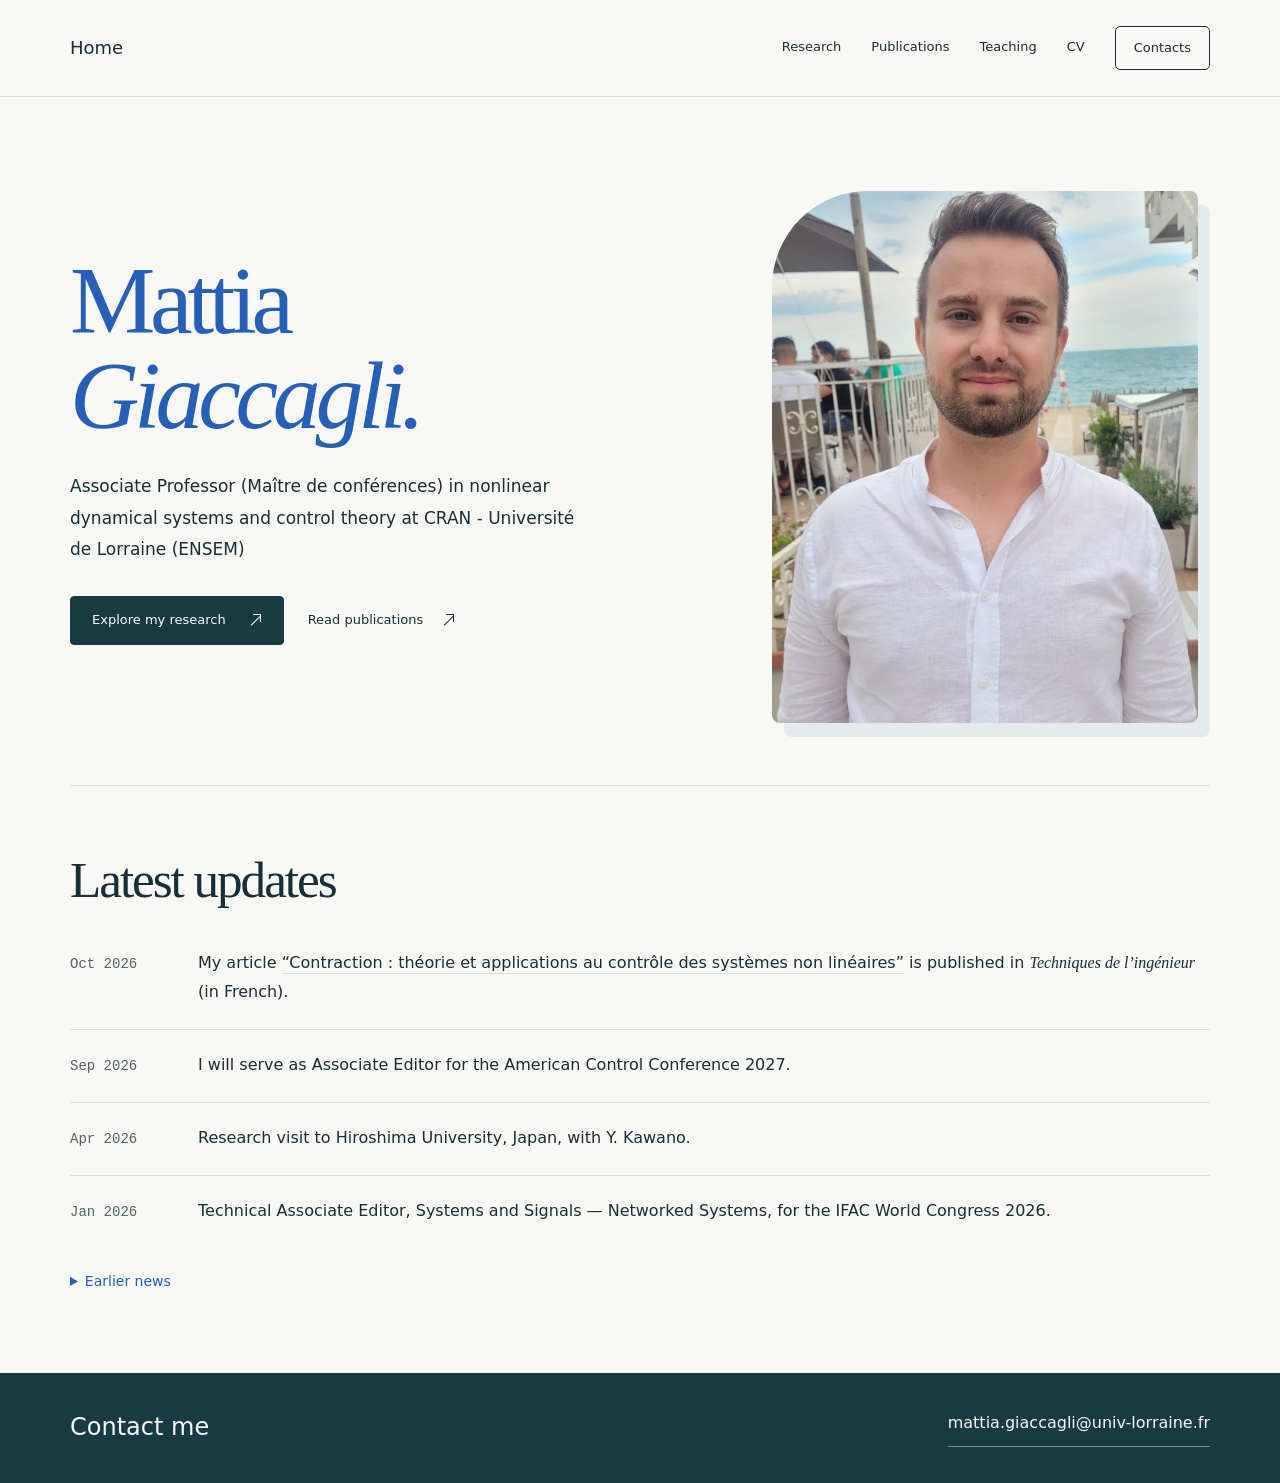
<file: index.html>
<!doctype html>
<html lang="en" id="top">
<head>
  <meta charset="utf-8">
  <meta name="viewport" content="width=device-width, initial-scale=1">
  <meta name="description" content="Mattia Giaccagli, Associate Professor in nonlinear dynamical systems and control theory at CRAN, Université de Lorraine (ENSEM).">
  <meta name="theme-color" content="#173b43">
  <meta name="color-scheme" content="light">
  <meta property="og:type" content="website">
  <meta property="og:title" content="Mattia Giaccagli — Control theory, research &amp; teaching">
  <meta property="og:description" content="Mattia Giaccagli, Associate Professor in nonlinear dynamical systems and control theory at CRAN, Université de Lorraine (ENSEM).">
  <title>Mattia Giaccagli — Control theory, research &amp; teaching</title>
  <link rel="icon" href="assets/favicon.svg" type="image/svg+xml">
  <link rel="stylesheet" href="styles.css">
  <script src="site.js" defer></script>
</head>
<body class="homepage">
  <a class="skip-link" href="#main">Skip to content</a>

  <!-- MAIN NAVIGATION -->
  <header class="site-header">
    <div class="wrap header-inner">
      <a class="home-link" href="index.html" aria-current="page">Home</a>
      <button type="button" class="menu-toggle" aria-controls="main-navigation" aria-expanded="false">Menu +</button>
      <nav class="main-nav" id="main-navigation" aria-label="Main navigation">
        <a href="research.html">Research</a>
        <a href="publications.html">Publications</a>
        <a href="teaching.html">Teaching</a>
        <a href="cv.html">CV</a>
        <a class="header-contact" href="contact.html">Contacts</a>
      </nav>
    </div>
  </header>

  <main id="main">
    <div class="wrap">
      <!-- INTRODUCTION: edit your name and description here. -->
      <section class="hero" aria-labelledby="home-heading">
        <div>
          <h1 id="home-heading">Mattia<br><em>Giaccagli.</em></h1>
          <p class="hero-role">Associate Professor <span lang="fr">(Maître de conférences)</span> in nonlinear dynamical systems and control theory at CRAN - Université de Lorraine (ENSEM)</p>
          <div class="actions">
            <a href="research.html" class="button">Explore my research<span aria-hidden="true" class="arrow">↗</span></a>
            <a href="publications.html" class="text-link">Read publications<span aria-hidden="true" class="arrow">↗</span></a>
          </div>
        </div>
        <div class="portrait-stage">
          <figure class="portrait">
            <img src="assets/portrait.jpg" alt="Mattia Giaccagli" width="1120" height="1526" fetchpriority="high">
          </figure>
        </div>
      </section>

      <!-- Horizontal divider between the introduction and latest updates. -->
      <hr class="homepage-divider">

      <!-- =============================================================
           LATEST UPDATES: EDIT YOUR NEWS IN THIS SECTION.

           To change an entry:
             1. Edit its date on the <time> line.
             2. Edit its text between <p> and </p>.

           To add an entry:
             1. Copy one complete <li class="news-item"> ... </li> block.
             2. Paste it at the top of the list below.
             3. Change its date and text.
             4. Move older entries into the Earlier news list if desired.

           For a link, keep the markup <a href="URL">link text</a>
           and replace URL and link text as needed.
           ============================================================= -->
      <section class="section news-section" aria-labelledby="latest-heading">
        <h2 id="latest-heading">Latest updates</h2>

        <ol class="news-list">
          <!-- ADD NEW UPDATES HERE, BEFORE THE FIRST NEWS ITEM. -->
          <li class="news-item">
            <!-- EDIT NEWS DATE: update both YYYY-MM and the visible month/year. -->
            <time class="news-date" datetime="2026-10">Oct 2026</time>
            <!-- EDIT NEWS TEXT: replace the words inside the paragraph below. -->
            <p>My article <a href="https://www.techniques-ingenieur.fr/ressources-documentaires/automatique-robotique-th16/automatique-et-ingenierie-systeme-ti660/contraction-theorie-et-applications-au-controle-des-systemes-non-lineaires-s7173" target="_blank" rel="noopener noreferrer">“Contraction : théorie et applications au contrôle des systèmes non linéaires”</a> is published in <em>Techniques de l’ingénieur</em> (in French).</p>
          </li>

          <li class="news-item">
            <!-- EDIT NEWS DATE: update both YYYY-MM and the visible month/year. -->
            <time class="news-date" datetime="2026-09">Sep 2026</time>
            <!-- EDIT NEWS TEXT: replace the words inside the paragraph below. -->
            <p>I will serve as Associate Editor for the American Control Conference 2027.</p>
          </li>

          <li class="news-item">
            <!-- EDIT NEWS DATE: update both YYYY-MM and the visible month/year. -->
            <time class="news-date" datetime="2026-04">Apr 2026</time>
            <!-- EDIT NEWS TEXT: replace the words inside the paragraph below. -->
            <p>Research visit to Hiroshima University, Japan, with Y. Kawano.</p>
          </li>

          <li class="news-item">
            <!-- EDIT NEWS DATE: update both YYYY-MM and the visible month/year. -->
            <time class="news-date" datetime="2026-01">Jan 2026</time>
            <!-- EDIT NEWS TEXT: replace the words inside the paragraph below. -->
            <p>Technical Associate Editor, Systems and Signals — Networked Systems, for the IFAC World Congress 2026.</p>
          </li>
        </ol>

        <details class="archive-toggle">
          <summary>Earlier news</summary>
          <ol class="news-list">
            <!-- EDIT OR ADD OLDER UPDATES IN THE LIST BELOW. -->
          <li class="news-item">
            <!-- EDIT NEWS DATE: update both YYYY-MM and the visible month/year. -->
            <time class="news-date" datetime="2025-11">Nov 2025</time>
            <!-- EDIT NEWS TEXT: replace the words inside the paragraph below. -->
            <p>Associate Editor for the European Control Conference 2026.</p>
          </li>

          <li class="news-item">
            <!-- EDIT NEWS DATE: update both YYYY-MM and the visible month/year. -->
            <time class="news-date" datetime="2025-11">Nov 2025</time>
            <!-- EDIT NEWS TEXT: replace the words inside the paragraph below. -->
            <p>Associate Editor for the 27th International Symposium on Mathematical Theory of Networks and Systems (MTNS).</p>
          </li>

          <li class="news-item">
            <!-- EDIT NEWS DATE: update both YYYY-MM and the visible month/year. -->
            <time class="news-date" datetime="2025-09">Sep 2025</time>
            <!-- EDIT NEWS TEXT: replace the words inside the paragraph below. -->
            <p>I became pedagogical director of the “Numerical Systems” master’s programme at ENSEM, Université de Lorraine.</p>
          </li>

          <li class="news-item">
            <!-- EDIT NEWS DATE: update both YYYY-MM and the visible month/year. -->
            <time class="news-date" datetime="2025-07">Jul 2025</time>
            <!-- EDIT NEWS TEXT: replace the words inside the paragraph below. -->
            <p>NOLCOS in Reykjavík, Iceland: presentation on integral control for systems with multiple equilibria via 2-contraction.</p>
          </li>

          <li class="news-item">
            <!-- EDIT NEWS DATE: update both YYYY-MM and the visible month/year. -->
            <time class="news-date" datetime="2025-03">Mar 2025</time>
            <!-- EDIT NEWS TEXT: replace the words inside the paragraph below. -->
            <p>“Low-gain integral control for average set-point tracking”, with P. Lorenzetti, R. Postoyan and D. Nešić, accepted at NOLCOS.</p>
          </li>

          <li class="news-item">
            <!-- EDIT NEWS DATE: update both YYYY-MM and the visible month/year. -->
            <time class="news-date" datetime="2025-03">Mar 2025</time>
            <!-- EDIT NEWS TEXT: replace the words inside the paragraph below. -->
            <p>“PI-control for nonlinear systems with multiple equilibria via 2-contraction”, with P. Lorenzetti, D. Astolfi and V. Andrieu, accepted at NOLCOS.</p>
          </li>

          <li class="news-item">
            <!-- EDIT NEWS DATE: update both YYYY-MM and the visible month/year. -->
            <time class="news-date" datetime="2024-12">Dec 2024</time>
            <!-- EDIT NEWS TEXT: replace the words inside the paragraph below. -->
            <p>CDC in Milan: two invited sessions on contraction theory, organized with G. Russo, D. Astolfi and F. Bullo.</p>
          </li>

          <li class="news-item">
            <!-- EDIT NEWS DATE: update both YYYY-MM and the visible month/year. -->
            <time class="news-date" datetime="2024-07">Jul 2024</time>
            <!-- EDIT NEWS TEXT: replace the words inside the paragraph below. -->
            <p>“Linear output regulation of discrete-time networked systems subject to stochastic packet drops”, with V. S. Varma and D. Astolfi, accepted at CDC.</p>
          </li>

          <li class="news-item">
            <!-- EDIT NEWS DATE: update both YYYY-MM and the visible month/year. -->
            <time class="news-date" datetime="2024-06">Jun 2024</time>
            <!-- EDIT NEWS TEXT: replace the words inside the paragraph below. -->
            <p>“Some LMIs for the design of dynamic output feedback contractive controllers for a class of nonlinear systems”, with M. Jungers and S. Tarbouriech, accepted at MICNON.</p>
          </li>

          <li class="news-item">
            <!-- EDIT NEWS DATE: update both YYYY-MM and the visible month/year. -->
            <time class="news-date" datetime="2024-05">May 2024</time>
            <!-- EDIT NEWS TEXT: replace the words inside the paragraph below. -->
            <p>“Singularly perturbed k-contractive linear systems”, with P. Lorenzetti, I. C. Morarescu and R. Postoyan, accepted in IEEE Control Systems Letters.</p>
          </li>

          <li class="news-item">
            <!-- EDIT NEWS DATE: update both YYYY-MM and the visible month/year. -->
            <time class="news-date" datetime="2024-05">May 2024</time>
            <!-- EDIT NEWS TEXT: replace the words inside the paragraph below. -->
            <p>“Synchronization in Networks of Nonlinear Systems: Contraction Analysis via Riemannian Metrics and Deep-Learning for Feedback Estimation”, with S. Zoboli, D. Astolfi, V. Andrieu and G. Casadei, accepted in IEEE Transactions on Automatic Control.</p>
          </li>

          <li class="news-item">
            <!-- EDIT NEWS DATE: update both YYYY-MM and the visible month/year. -->
            <time class="news-date" datetime="2024-01">Jan 2024</time>
            <!-- EDIT NEWS TEXT: replace the words inside the paragraph below. -->
            <p>“Incremental stabilization of cascade nonlinear systems and harmonic regulation: a forwarding-based design”, with D. Astolfi, V. Andrieu and L. Marconi, accepted in IEEE Transactions on Automatic Control.</p>
          </li>
          </ol>
        </details>
      </section>
      <!-- END OF THE NEWS SECTION -->
    </div>
  </main>

  <!-- CONTACT BAND: edit your email address in both places below. -->
  <footer class="contact-band" aria-labelledby="contact-heading">
    <div class="wrap contact-band-inner">
      <h2 id="contact-heading">Contact me</h2>
      <a href="mailto:mattia.giaccagli@univ-lorraine.fr">mattia.giaccagli@univ-lorraine.fr</a>
    </div>
  </footer>
</body>
</html>
</file>
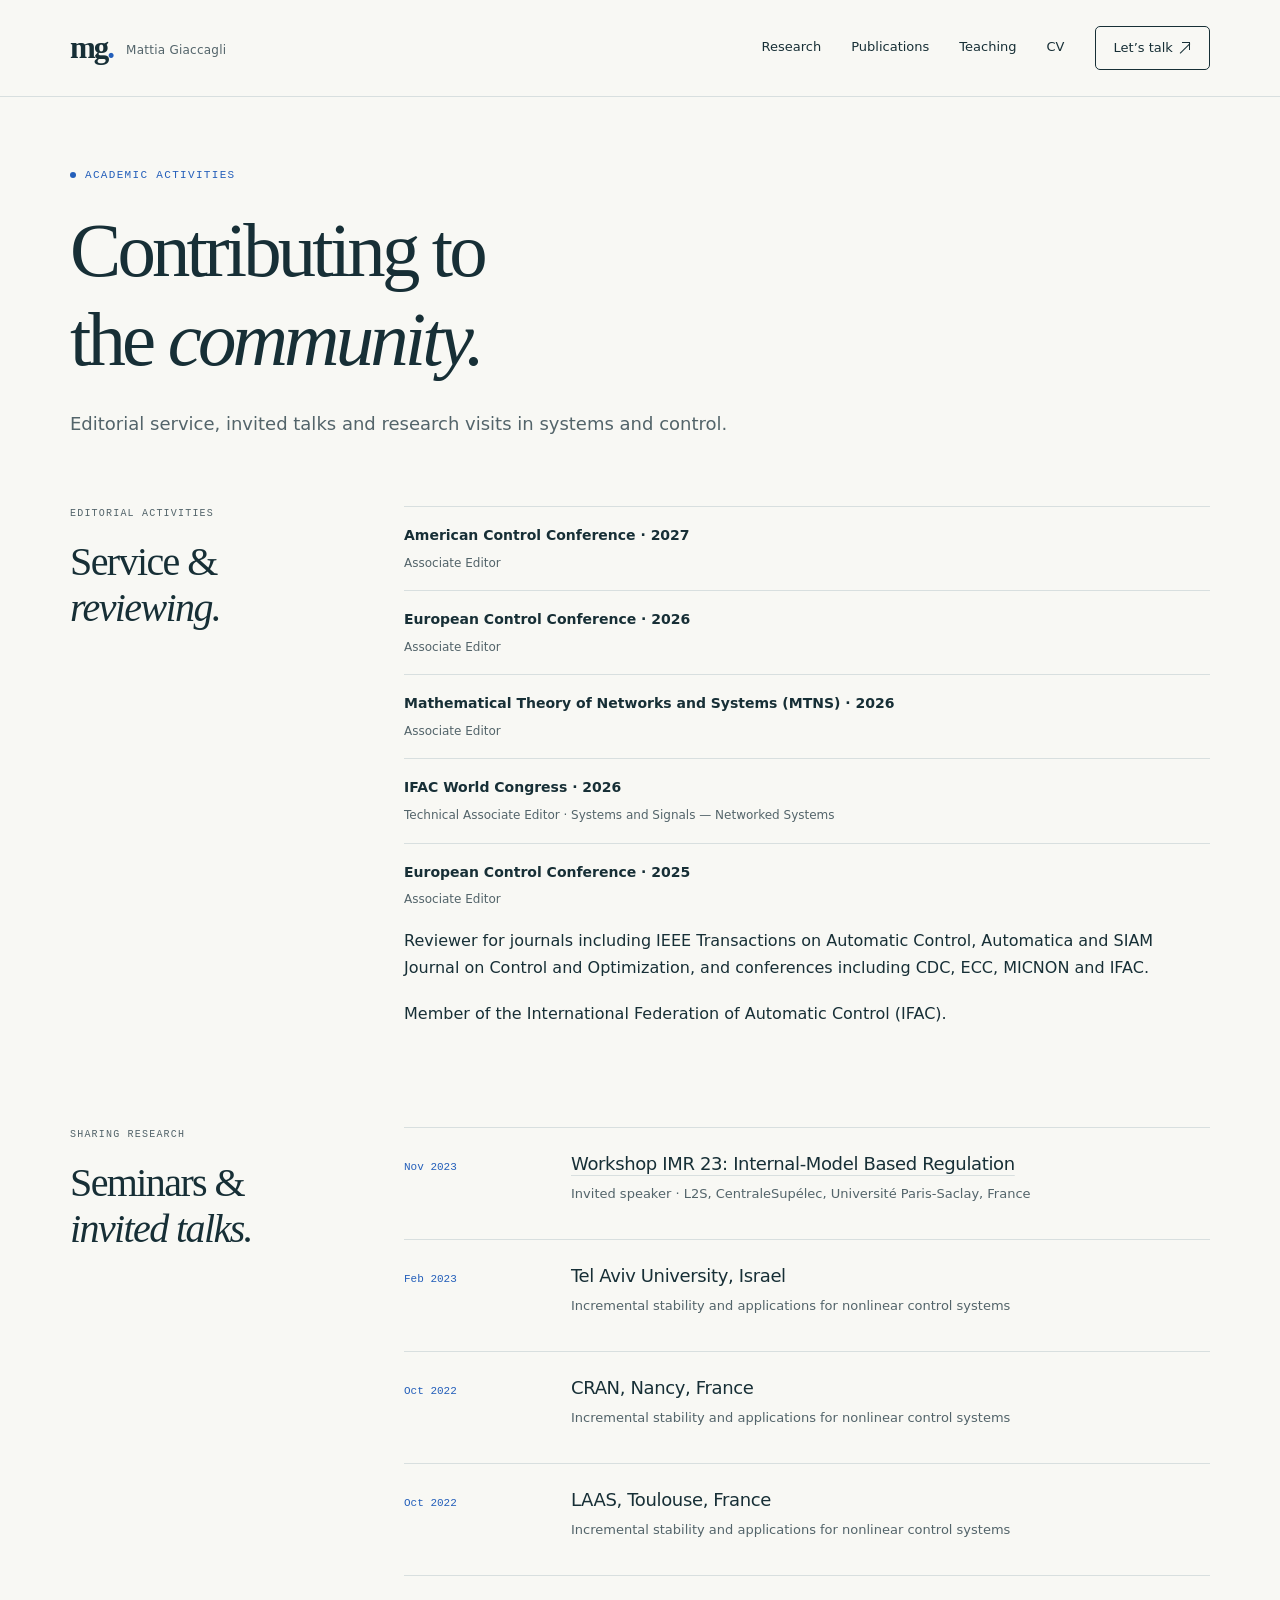
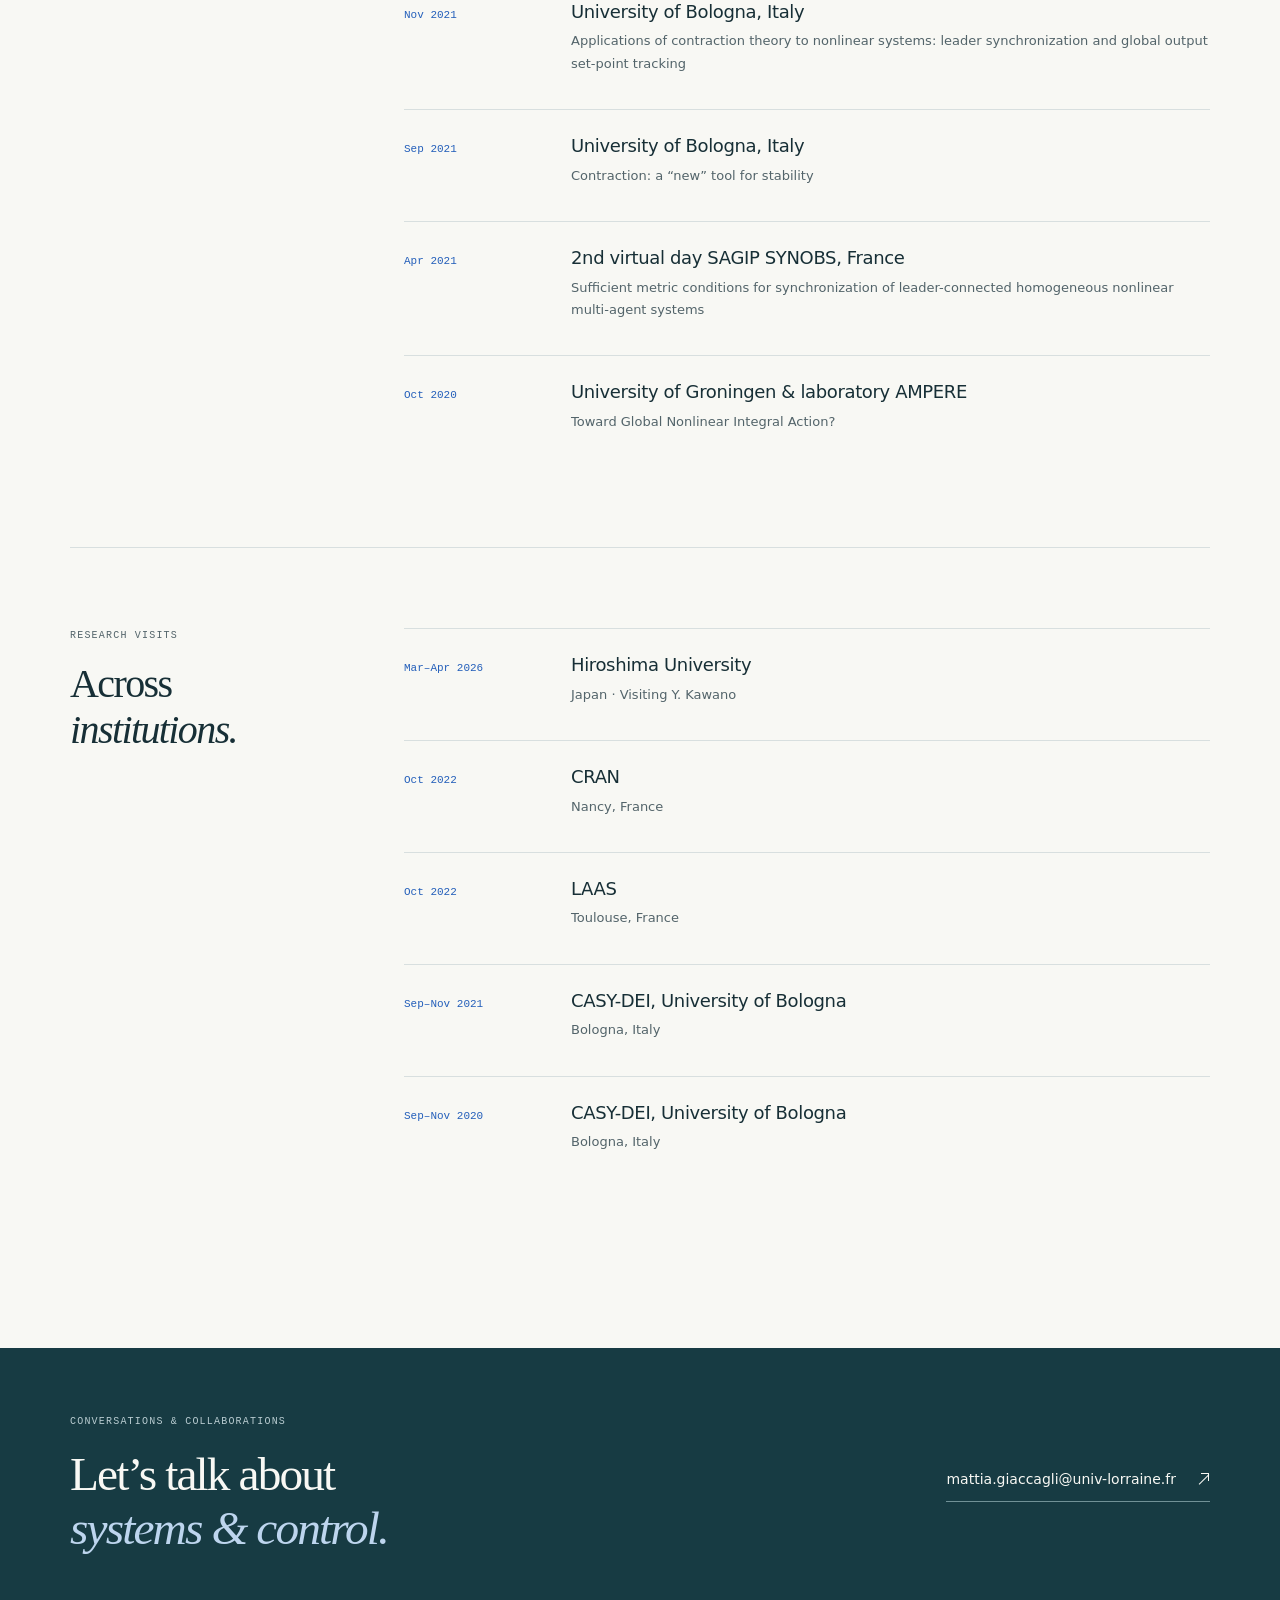
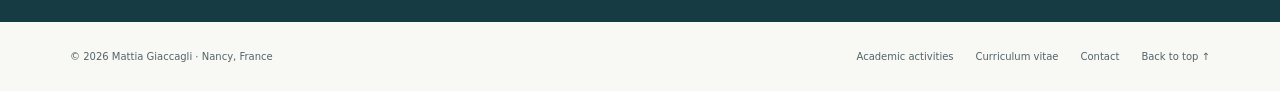
<file: activities.html>
<!doctype html>
<html lang="en" id="top"><head>
<meta charset="utf-8"><meta name="viewport" content="width=device-width,initial-scale=1">
<meta name="description" content="Editorial activities, invited talks and research visits of Mattia Giaccagli in systems and control.">
<meta name="theme-color" content="#173b43"><meta name="color-scheme" content="light">
<meta property="og:type" content="website"><meta property="og:title" content="Academic activities — Mattia Giaccagli"><meta property="og:description" content="Editorial activities, invited talks and research visits of Mattia Giaccagli in systems and control.">
<title>Academic activities — Mattia Giaccagli</title><link rel="icon" href="assets/favicon.svg" type="image/svg+xml"><link rel="stylesheet" href="styles.css"><script src="site.js" defer></script>
</head><body><a class="skip-link" href="#main">Skip to content</a>
<header class="site-header"><div class="wrap header-inner">
  <a class="brand" href="index.html" aria-label="Mattia Giaccagli — Home">mg<span>.</span><span class="brand-label">Mattia Giaccagli</span></a>
  <button type="button" class="menu-toggle" aria-controls="main-navigation" aria-expanded="false">Menu +</button>
  <nav class="main-nav" id="main-navigation" aria-label="Main navigation"><a href="research.html">Research</a><a href="publications.html">Publications</a><a href="teaching.html">Teaching</a><a href="cv.html">CV</a><a class="header-contact" href="contact.html">Let’s talk <span aria-hidden="true" class="arrow">↗</span></a></nav>
</div></header><main id="main"><div class="wrap"><header class="page-intro"><p class="eyebrow">Academic activities</p><h1>Contributing to<br>the <em>community.</em></h1><p class="lead">Editorial service, invited talks and research visits in systems and control.</p></header></div><div class="wrap page-content"><section class="section-grid"><div><p class="section-kicker">Editorial activities</p><h2>Service &<br><em>reviewing.</em></h2></div><div><ul class="service-list"><li><strong>American Control Conference · 2027</strong><small>Associate Editor</small></li><li><strong>European Control Conference · 2026</strong><small>Associate Editor</small></li><li><strong>Mathematical Theory of Networks and Systems (MTNS) · 2026</strong><small>Associate Editor</small></li><li><strong>IFAC World Congress · 2026</strong><small>Technical Associate Editor · Systems and Signals — Networked Systems</small></li><li><strong>European Control Conference · 2025</strong><small>Associate Editor</small></li></ul><p class="prose">Reviewer for journals including IEEE Transactions on Automatic Control, Automatica and SIAM Journal on Control and Optimization, and conferences including CDC, ECC, MICNON and IFAC.</p><p class="prose">Member of the International Federation of Automatic Control (IFAC).</p></div></section><section class="section section-grid"><div><p class="section-kicker">Sharing research</p><h2>Seminars &<br><em>invited talks.</em></h2></div><div><ol class="timeline"><li><div class="timeline-date">Nov 2023</div><div><h3><a href="https://imr23.sciencesconf.org/" target="_blank" rel="noopener noreferrer">Workshop IMR 23: Internal-Model Based Regulation</a></h3><p>Invited speaker · L2S, CentraleSupélec, Université Paris-Saclay, France</p></div></li><li><div class="timeline-date">Feb 2023</div><div><h3>Tel Aviv University, Israel</h3><p>Incremental stability and applications for nonlinear control systems</p></div></li><li><div class="timeline-date">Oct 2022</div><div><h3>CRAN, Nancy, France</h3><p>Incremental stability and applications for nonlinear control systems</p></div></li><li><div class="timeline-date">Oct 2022</div><div><h3>LAAS, Toulouse, France</h3><p>Incremental stability and applications for nonlinear control systems</p></div></li><li><div class="timeline-date">Nov 2021</div><div><h3>University of Bologna, Italy</h3><p>Applications of contraction theory to nonlinear systems: leader synchronization and global output set-point tracking</p></div></li><li><div class="timeline-date">Sep 2021</div><div><h3>University of Bologna, Italy</h3><p>Contraction: a “new” tool for stability</p></div></li><li><div class="timeline-date">Apr 2021</div><div><h3>2nd virtual day SAGIP SYNOBS, France</h3><p>Sufficient metric conditions for synchronization of leader-connected homogeneous nonlinear multi-agent systems</p></div></li><li><div class="timeline-date">Oct 2020</div><div><h3>University of Groningen & laboratory AMPERE</h3><p>Toward Global Nonlinear Integral Action?</p></div></li></ol></div></section><section class="section section-grid"><div><p class="section-kicker">Research visits</p><h2>Across<br><em>institutions.</em></h2></div><div><ol class="timeline"><li><div class="timeline-date">Mar–Apr 2026</div><div><h3>Hiroshima University</h3><p>Japan · Visiting Y. Kawano</p></div></li><li><div class="timeline-date">Oct 2022</div><div><h3>CRAN</h3><p>Nancy, France</p></div></li><li><div class="timeline-date">Oct 2022</div><div><h3>LAAS</h3><p>Toulouse, France</p></div></li><li><div class="timeline-date">Sep–Nov 2021</div><div><h3>CASY-DEI, University of Bologna</h3><p>Bologna, Italy</p></div></li><li><div class="timeline-date">Sep–Nov 2020</div><div><h3>CASY-DEI, University of Bologna</h3><p>Bologna, Italy</p></div></li></ol></div></section></div></main><section class="contact-band" aria-labelledby="contact-heading"><div class="wrap contact-band-inner"><div><p class="section-kicker">Conversations & collaborations</p><h2 id="contact-heading">Let’s talk about<br><em>systems & control.</em></h2></div><a href="mailto:mattia.giaccagli@univ-lorraine.fr">mattia.giaccagli@univ-lorraine.fr<span aria-hidden="true" class="arrow">↗</span></a></div></section><footer class="site-footer"><div class="wrap footer-inner"><span>© 2026 Mattia Giaccagli · Nancy, France</span><div class="footer-links"><a href="activities.html">Academic activities</a><a href="cv.html">Curriculum vitae</a><a href="contact.html">Contact</a><a href="#top">Back to top ↑</a></div></div></footer></body></html>
</file>
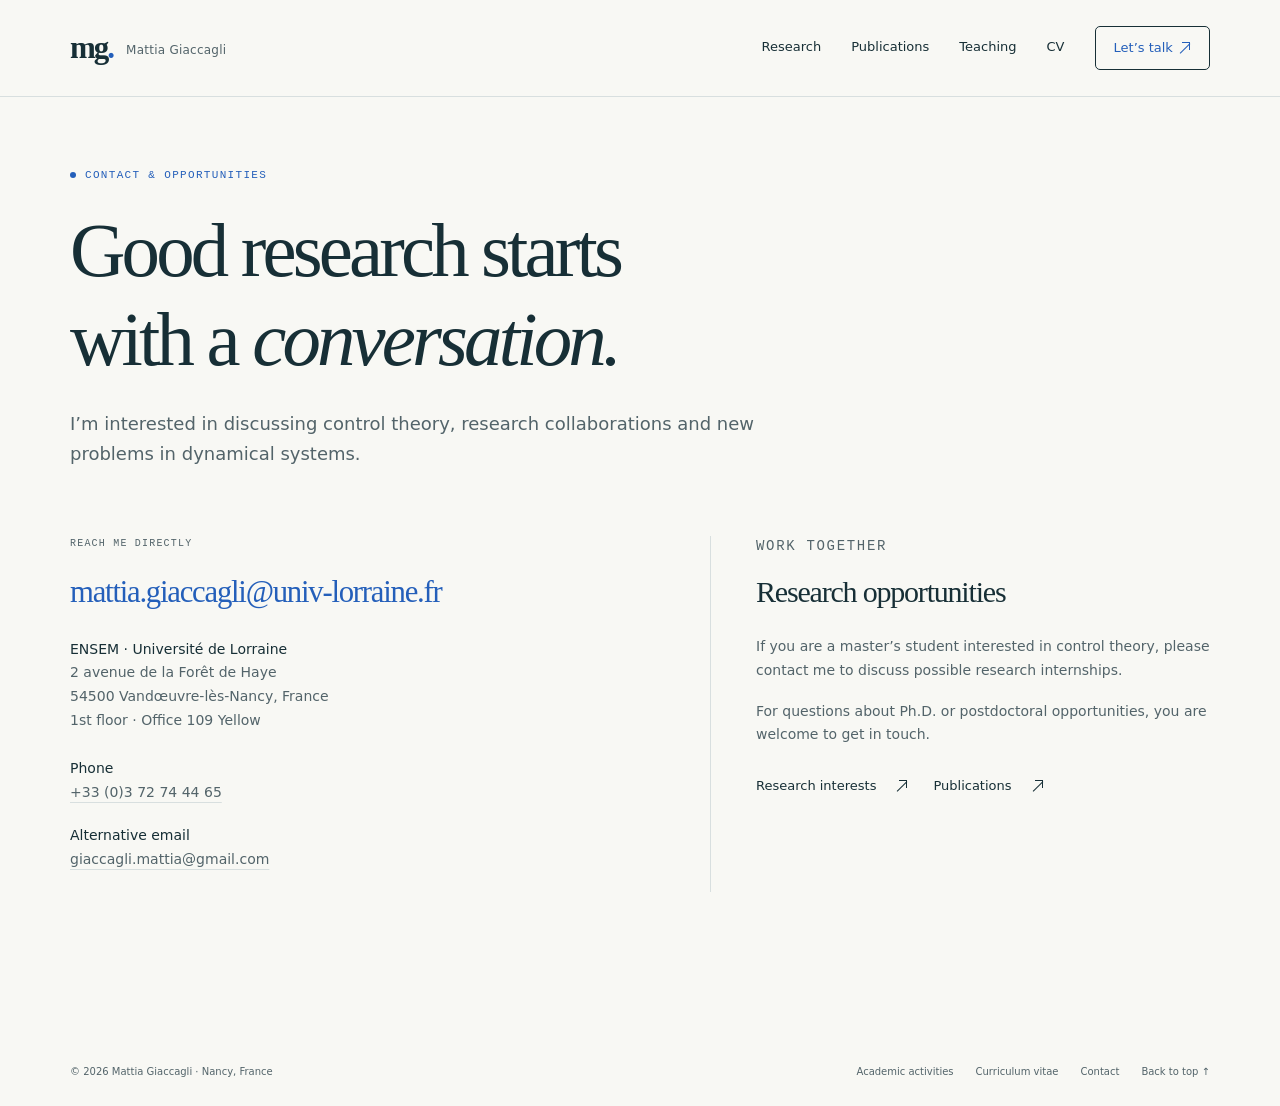
<file: contact.html>
<!doctype html>
<html lang="en" id="top"><head>
<meta charset="utf-8"><meta name="viewport" content="width=device-width,initial-scale=1">
<meta name="description" content="Contact Mattia Giaccagli at ENSEM, Université de Lorraine, for research collaborations, teaching enquiries and master’s internships.">
<meta name="theme-color" content="#173b43"><meta name="color-scheme" content="light">
<meta property="og:type" content="website"><meta property="og:title" content="Contact &amp; opportunities — Mattia Giaccagli"><meta property="og:description" content="Contact Mattia Giaccagli at ENSEM, Université de Lorraine, for research collaborations, teaching enquiries and master’s internships.">
<title>Contact &amp; opportunities — Mattia Giaccagli</title><link rel="icon" href="assets/favicon.svg" type="image/svg+xml"><link rel="stylesheet" href="styles.css"><script src="site.js" defer></script>
</head><body><a class="skip-link" href="#main">Skip to content</a>
<header class="site-header"><div class="wrap header-inner">
  <a class="brand" href="index.html" aria-label="Mattia Giaccagli — Home">mg<span>.</span><span class="brand-label">Mattia Giaccagli</span></a>
  <button type="button" class="menu-toggle" aria-controls="main-navigation" aria-expanded="false">Menu +</button>
  <nav class="main-nav" id="main-navigation" aria-label="Main navigation"><a href="research.html">Research</a><a href="publications.html">Publications</a><a href="teaching.html">Teaching</a><a href="cv.html">CV</a><a class="header-contact" href="contact.html" aria-current="page">Let’s talk <span aria-hidden="true" class="arrow">↗</span></a></nav>
</div></header><main id="main"><div class="wrap"><header class="page-intro"><p class="eyebrow">Contact & opportunities</p><h1>Good research starts<br>with a <em>conversation.</em></h1><p class="lead">I’m interested in discussing control theory, research collaborations and new problems in dynamical systems.</p></header></div><div class="wrap page-content"><div class="contact-grid"><section aria-labelledby="email-heading"><p class="section-kicker" id="email-heading">Reach me directly</p><a class="contact-email" href="mailto:mattia.giaccagli@univ-lorraine.fr">mattia.giaccagli@univ-lorraine.fr</a><div class="contact-details"><address><strong>ENSEM · Université de Lorraine</strong><br>2 avenue de la Forêt de Haye<br>54500 Vandœuvre-lès-Nancy, France<br>1st floor · Office 109 Yellow</address><p><strong>Phone</strong><br><a href="tel:+33372744465">+33 (0)3 72 74 44 65</a></p><p><strong>Alternative email</strong><br><a href="mailto:giaccagli.mattia@gmail.com">giaccagli.mattia@gmail.com</a></p></div></section><aside class="contact-aside"><p class="section-kicker">Work together</p><h2>Research opportunities</h2><p>If you are a master’s student interested in control theory, please contact me to discuss possible research internships.</p><p>For questions about Ph.D. or postdoctoral opportunities, you are welcome to get in touch.</p><div class="page-links"><a href="research.html" class="text-link">Research interests<span aria-hidden="true" class="arrow">↗</span></a><a href="publications.html" class="text-link">Publications<span aria-hidden="true" class="arrow">↗</span></a></div></aside></div></div></main><footer class="site-footer"><div class="wrap footer-inner"><span>© 2026 Mattia Giaccagli · Nancy, France</span><div class="footer-links"><a href="activities.html">Academic activities</a><a href="cv.html">Curriculum vitae</a><a href="contact.html">Contact</a><a href="#top">Back to top ↑</a></div></div></footer></body></html>
</file>
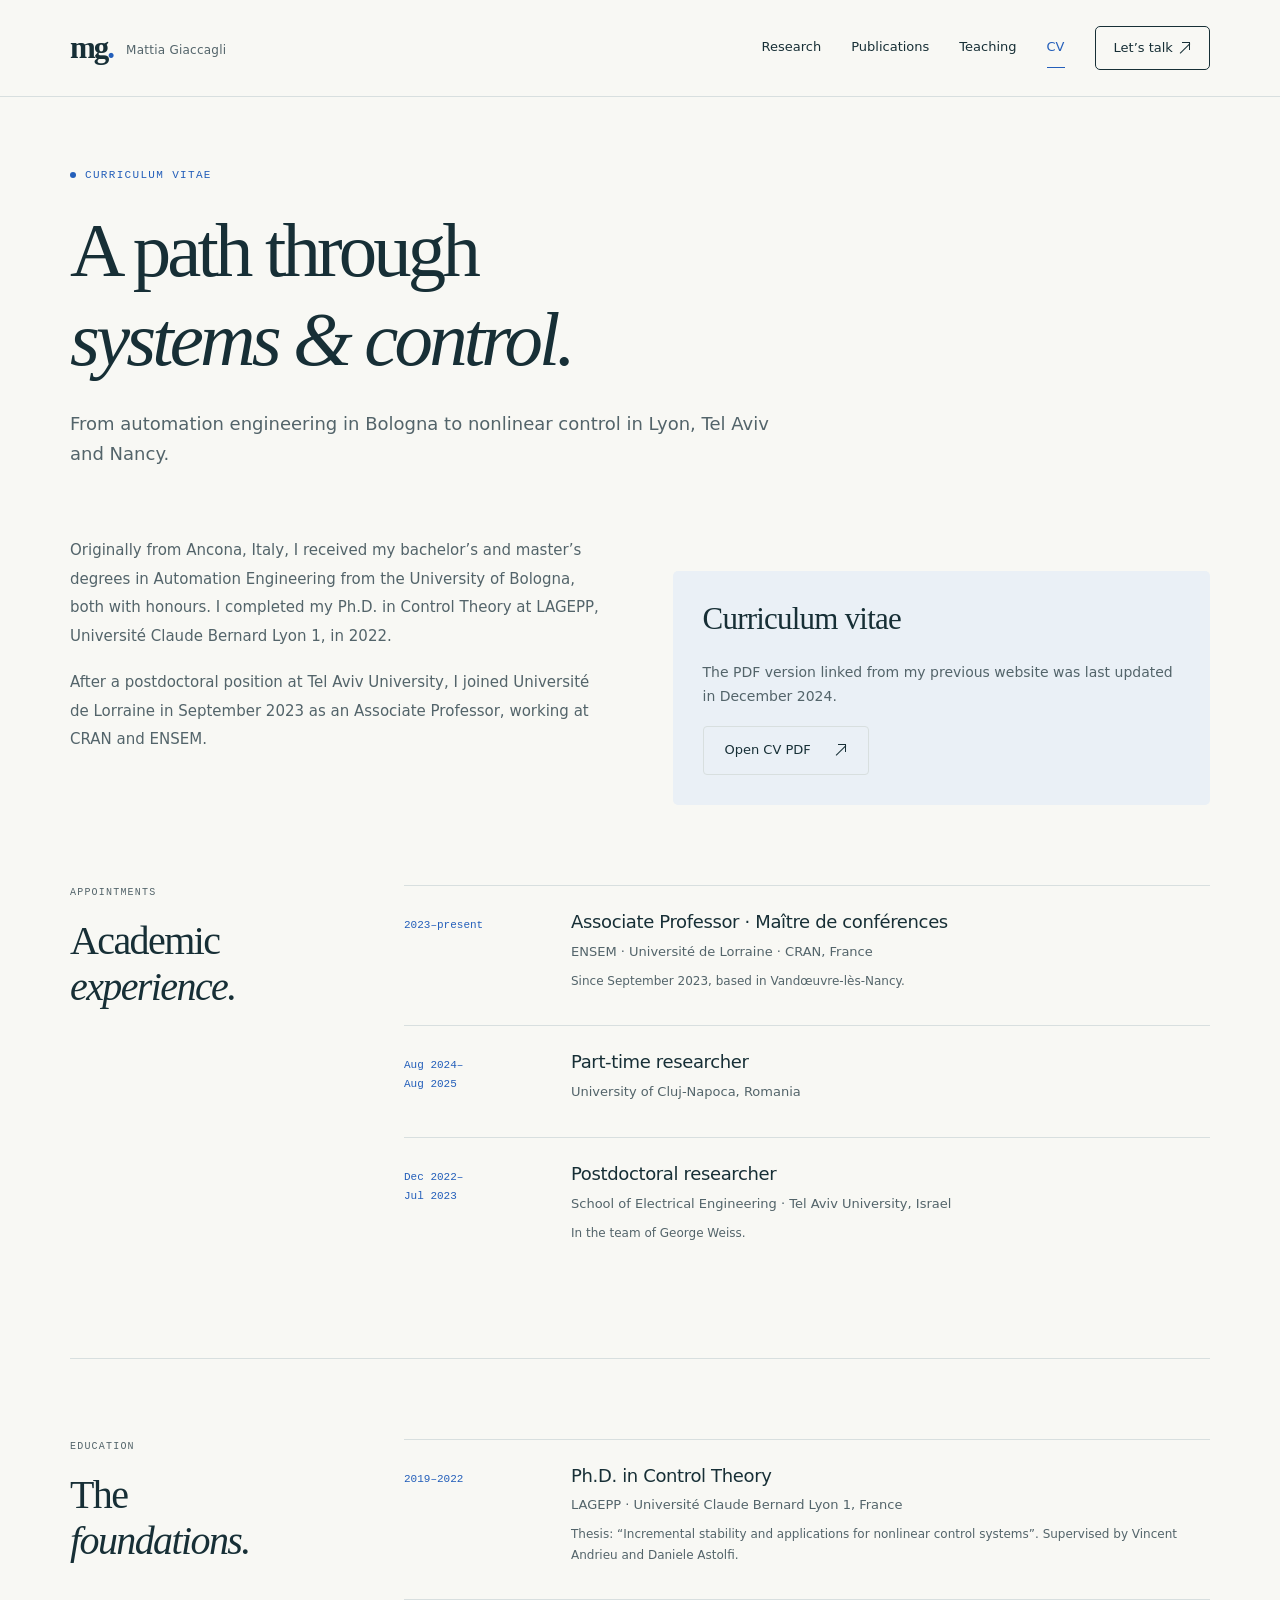
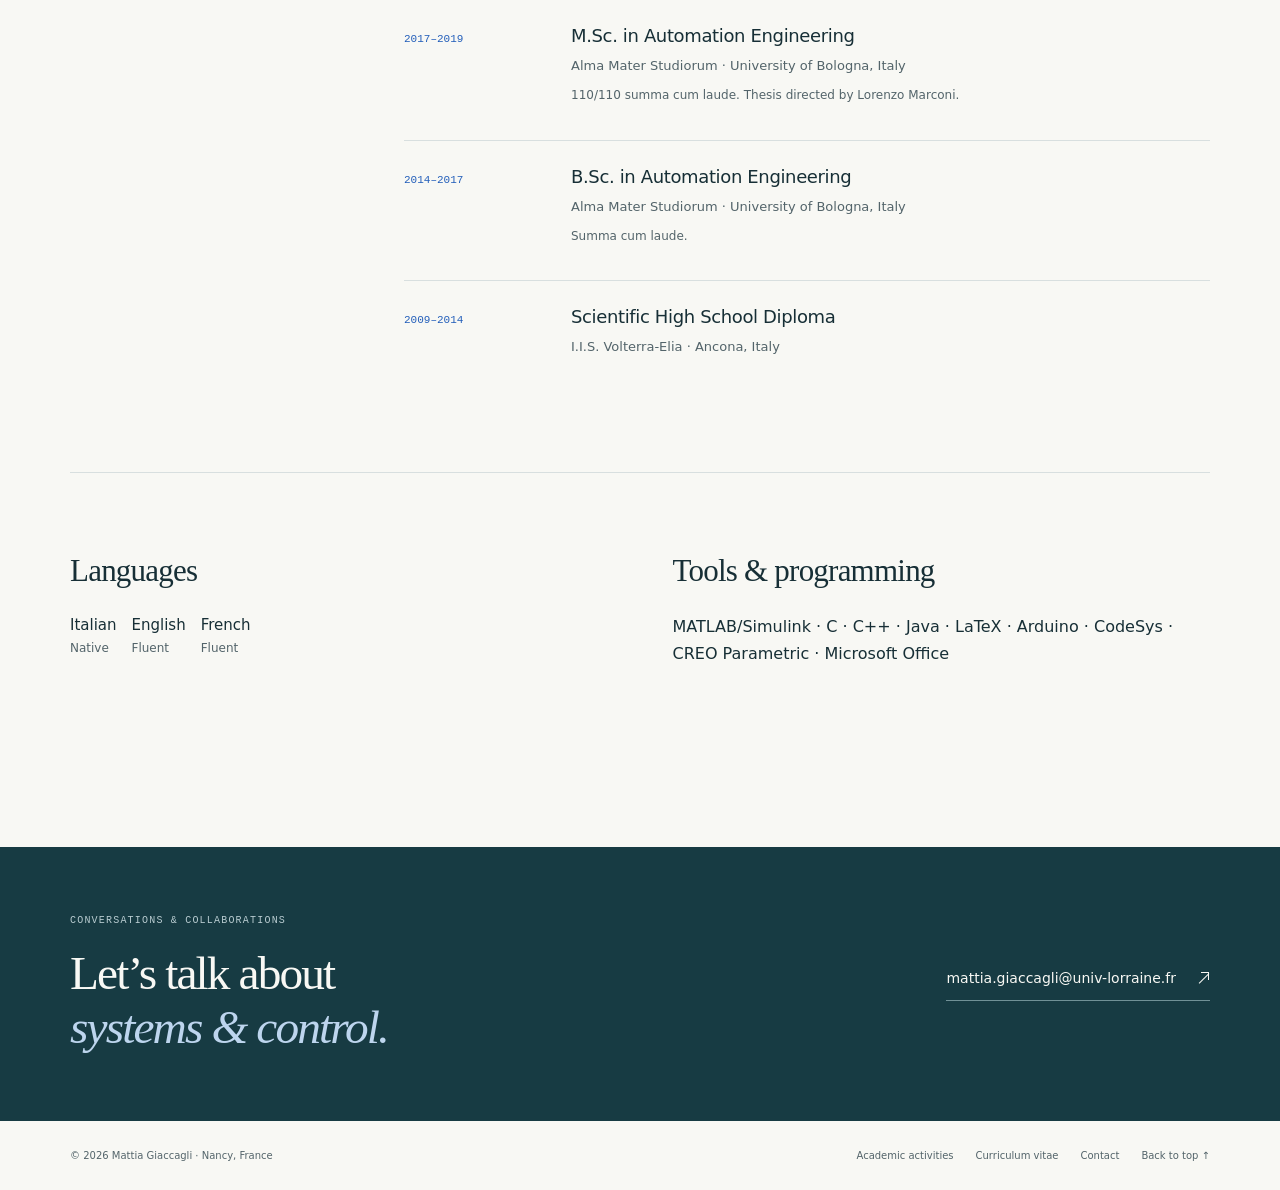
<file: cv.html>
<!doctype html>
<html lang="en" id="top"><head>
<meta charset="utf-8"><meta name="viewport" content="width=device-width,initial-scale=1">
<meta name="description" content="Academic appointments, education, languages and curriculum vitae of Mattia Giaccagli.">
<meta name="theme-color" content="#173b43"><meta name="color-scheme" content="light">
<meta property="og:type" content="website"><meta property="og:title" content="Curriculum vitae — Mattia Giaccagli"><meta property="og:description" content="Academic appointments, education, languages and curriculum vitae of Mattia Giaccagli.">
<title>Curriculum vitae — Mattia Giaccagli</title><link rel="icon" href="assets/favicon.svg" type="image/svg+xml"><link rel="stylesheet" href="styles.css"><script src="site.js" defer></script>
</head><body><a class="skip-link" href="#main">Skip to content</a>
<header class="site-header"><div class="wrap header-inner">
  <a class="brand" href="index.html" aria-label="Mattia Giaccagli — Home">mg<span>.</span><span class="brand-label">Mattia Giaccagli</span></a>
  <button type="button" class="menu-toggle" aria-controls="main-navigation" aria-expanded="false">Menu +</button>
  <nav class="main-nav" id="main-navigation" aria-label="Main navigation"><a href="research.html">Research</a><a href="publications.html">Publications</a><a href="teaching.html">Teaching</a><a href="cv.html" aria-current="page">CV</a><a class="header-contact" href="contact.html">Let’s talk <span aria-hidden="true" class="arrow">↗</span></a></nav>
</div></header><main id="main"><div class="wrap"><header class="page-intro"><p class="eyebrow">Curriculum vitae</p><h1>A path through<br><em>systems & control.</em></h1><p class="lead">From automation engineering in Bologna to nonlinear control in Lyon, Tel Aviv and Nancy.</p></header></div><div class="wrap page-content"><div class="two-columns"><div class="prose"><p>Originally from Ancona, Italy, I received my bachelor’s and master’s degrees in Automation Engineering from the University of Bologna, both with honours. I completed my Ph.D. in Control Theory at LAGEPP, Université Claude Bernard Lyon 1, in 2022.</p><p>After a postdoctoral position at Tel Aviv University, I joined Université de Lorraine in September 2023 as an Associate Professor, working at CRAN and ENSEM.</p></div><div class="callout"><h2 class="subheading">Curriculum vitae</h2><p>The PDF version linked from my previous website was last updated in December 2024.</p><a href="https://drive.google.com/file/d/1Dg-Lo6s8v7577R0bSXuTKoy3eRFTPiim/view?usp=drive_link" target="_blank" rel="noopener noreferrer" class="button secondary">Open CV PDF <span aria-hidden="true" class="arrow">↗</span></a></div></div><section class="section section-grid" aria-labelledby="career-heading"><div><p class="section-kicker">Appointments</p><h2 id="career-heading">Academic<br><em>experience.</em></h2></div><div><ol class="timeline"><li><div class="timeline-date">2023–present</div><div><h3>Associate Professor · Maître de conférences</h3><p>ENSEM · Université de Lorraine · CRAN, France</p><p class="detail">Since September 2023, based in Vandœuvre-lès-Nancy.</p></div></li><li><div class="timeline-date">Aug 2024–<br>Aug 2025</div><div><h3>Part-time researcher</h3><p>University of Cluj-Napoca, Romania</p></div></li><li><div class="timeline-date">Dec 2022–<br>Jul 2023</div><div><h3>Postdoctoral researcher</h3><p>School of Electrical Engineering · Tel Aviv University, Israel</p><p class="detail">In the team of George Weiss.</p></div></li></ol></div></section><section class="section section-grid" aria-labelledby="education-heading"><div><p class="section-kicker">Education</p><h2 id="education-heading">The<br><em>foundations.</em></h2></div><div><ol class="timeline"><li><div class="timeline-date">2019–2022</div><div><h3>Ph.D. in Control Theory</h3><p>LAGEPP · Université Claude Bernard Lyon 1, France</p><p class="detail">Thesis: “Incremental stability and applications for nonlinear control systems”. Supervised by Vincent Andrieu and Daniele Astolfi.</p></div></li><li><div class="timeline-date">2017–2019</div><div><h3>M.Sc. in Automation Engineering</h3><p>Alma Mater Studiorum · University of Bologna, Italy</p><p class="detail">110/110 summa cum laude. Thesis directed by Lorenzo Marconi.</p></div></li><li><div class="timeline-date">2014–2017</div><div><h3>B.Sc. in Automation Engineering</h3><p>Alma Mater Studiorum · University of Bologna, Italy</p><p class="detail">Summa cum laude.</p></div></li><li><div class="timeline-date">2009–2014</div><div><h3>Scientific High School Diploma</h3><p>I.I.S. Volterra-Elia · Ancona, Italy</p></div></li></ol></div></section><section class="section two-columns"><div><h2 class="subheading">Languages</h2><div class="language-list"><span><strong>Italian</strong>Native</span><span><strong>English</strong>Fluent</span><span><strong>French</strong>Fluent</span></div></div><div><h2 class="subheading">Tools & programming</h2><p class="prose">MATLAB/Simulink · C · C++ · Java · LaTeX · Arduino · CodeSys · CREO Parametric · Microsoft Office</p></div></section></div></main><section class="contact-band" aria-labelledby="contact-heading"><div class="wrap contact-band-inner"><div><p class="section-kicker">Conversations & collaborations</p><h2 id="contact-heading">Let’s talk about<br><em>systems & control.</em></h2></div><a href="mailto:mattia.giaccagli@univ-lorraine.fr">mattia.giaccagli@univ-lorraine.fr<span aria-hidden="true" class="arrow">↗</span></a></div></section><footer class="site-footer"><div class="wrap footer-inner"><span>© 2026 Mattia Giaccagli · Nancy, France</span><div class="footer-links"><a href="activities.html">Academic activities</a><a href="cv.html">Curriculum vitae</a><a href="contact.html">Contact</a><a href="#top">Back to top ↑</a></div></div></footer></body></html>
</file>
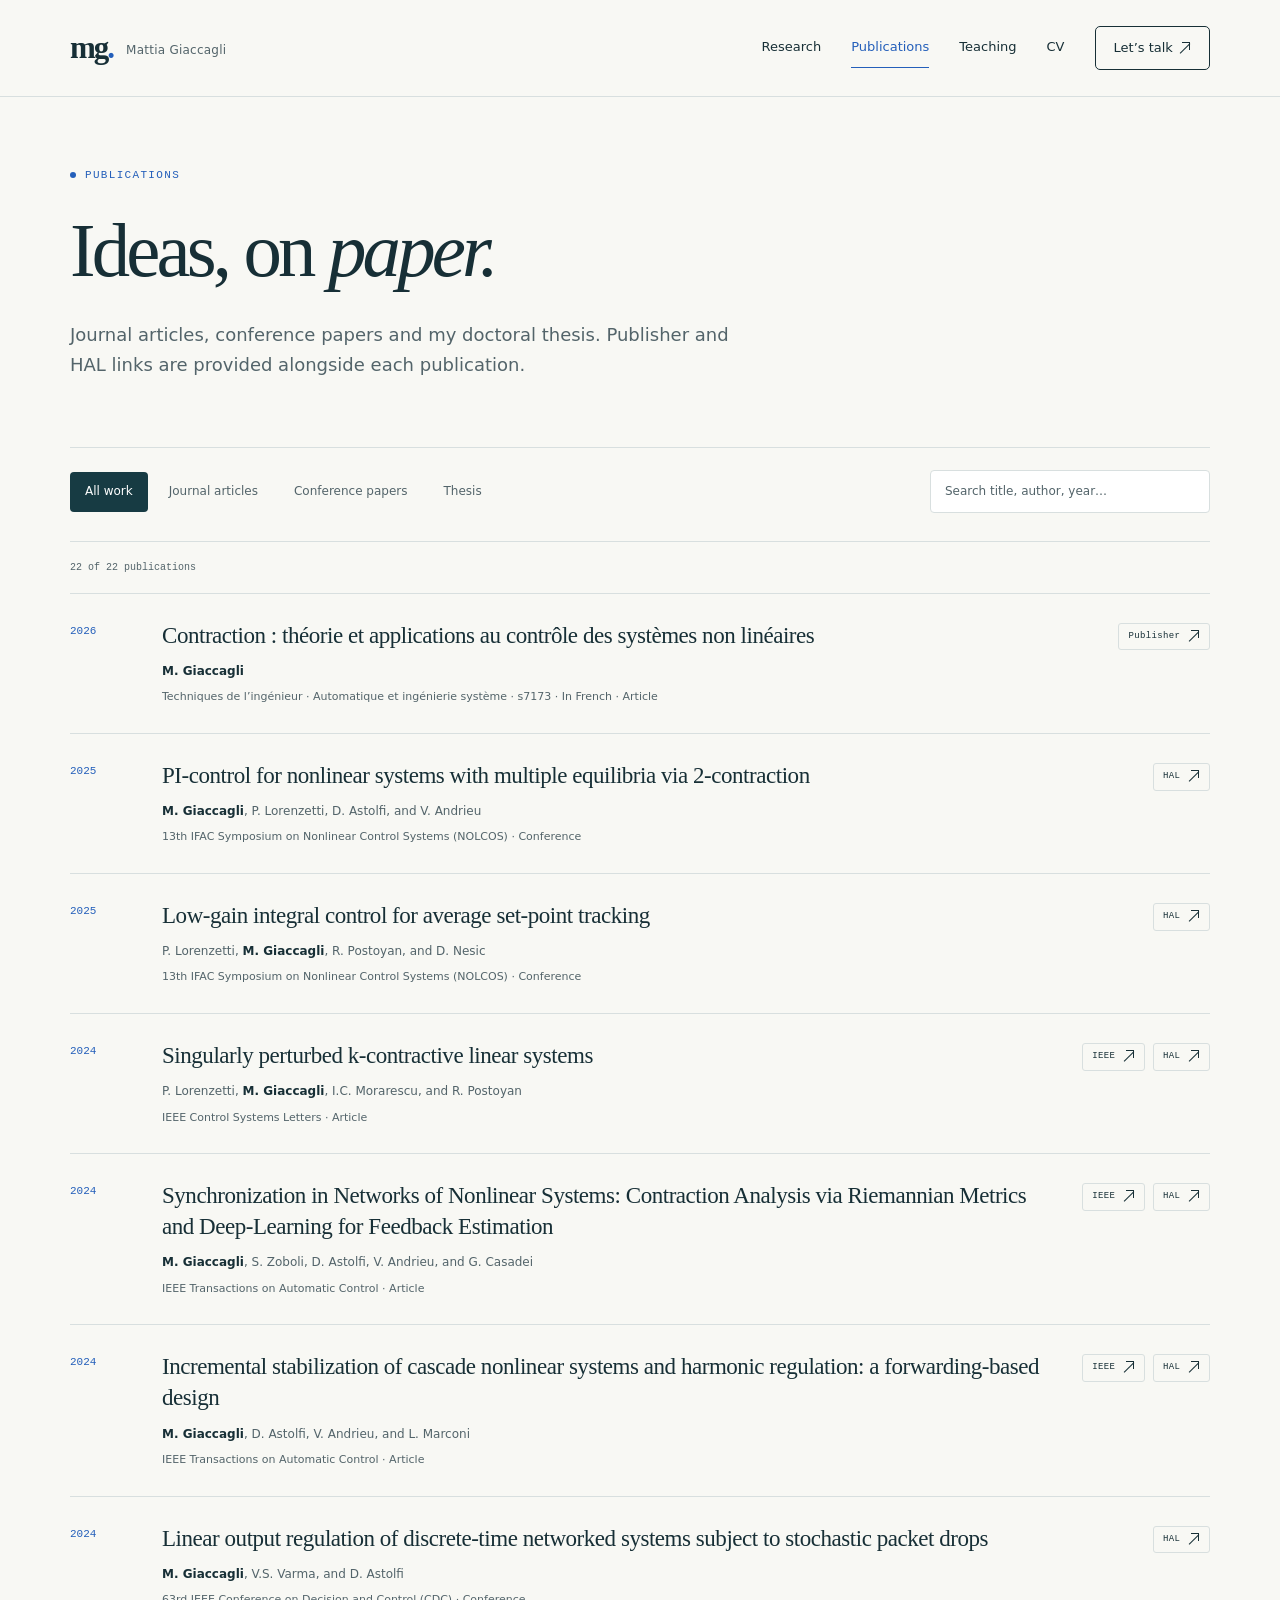
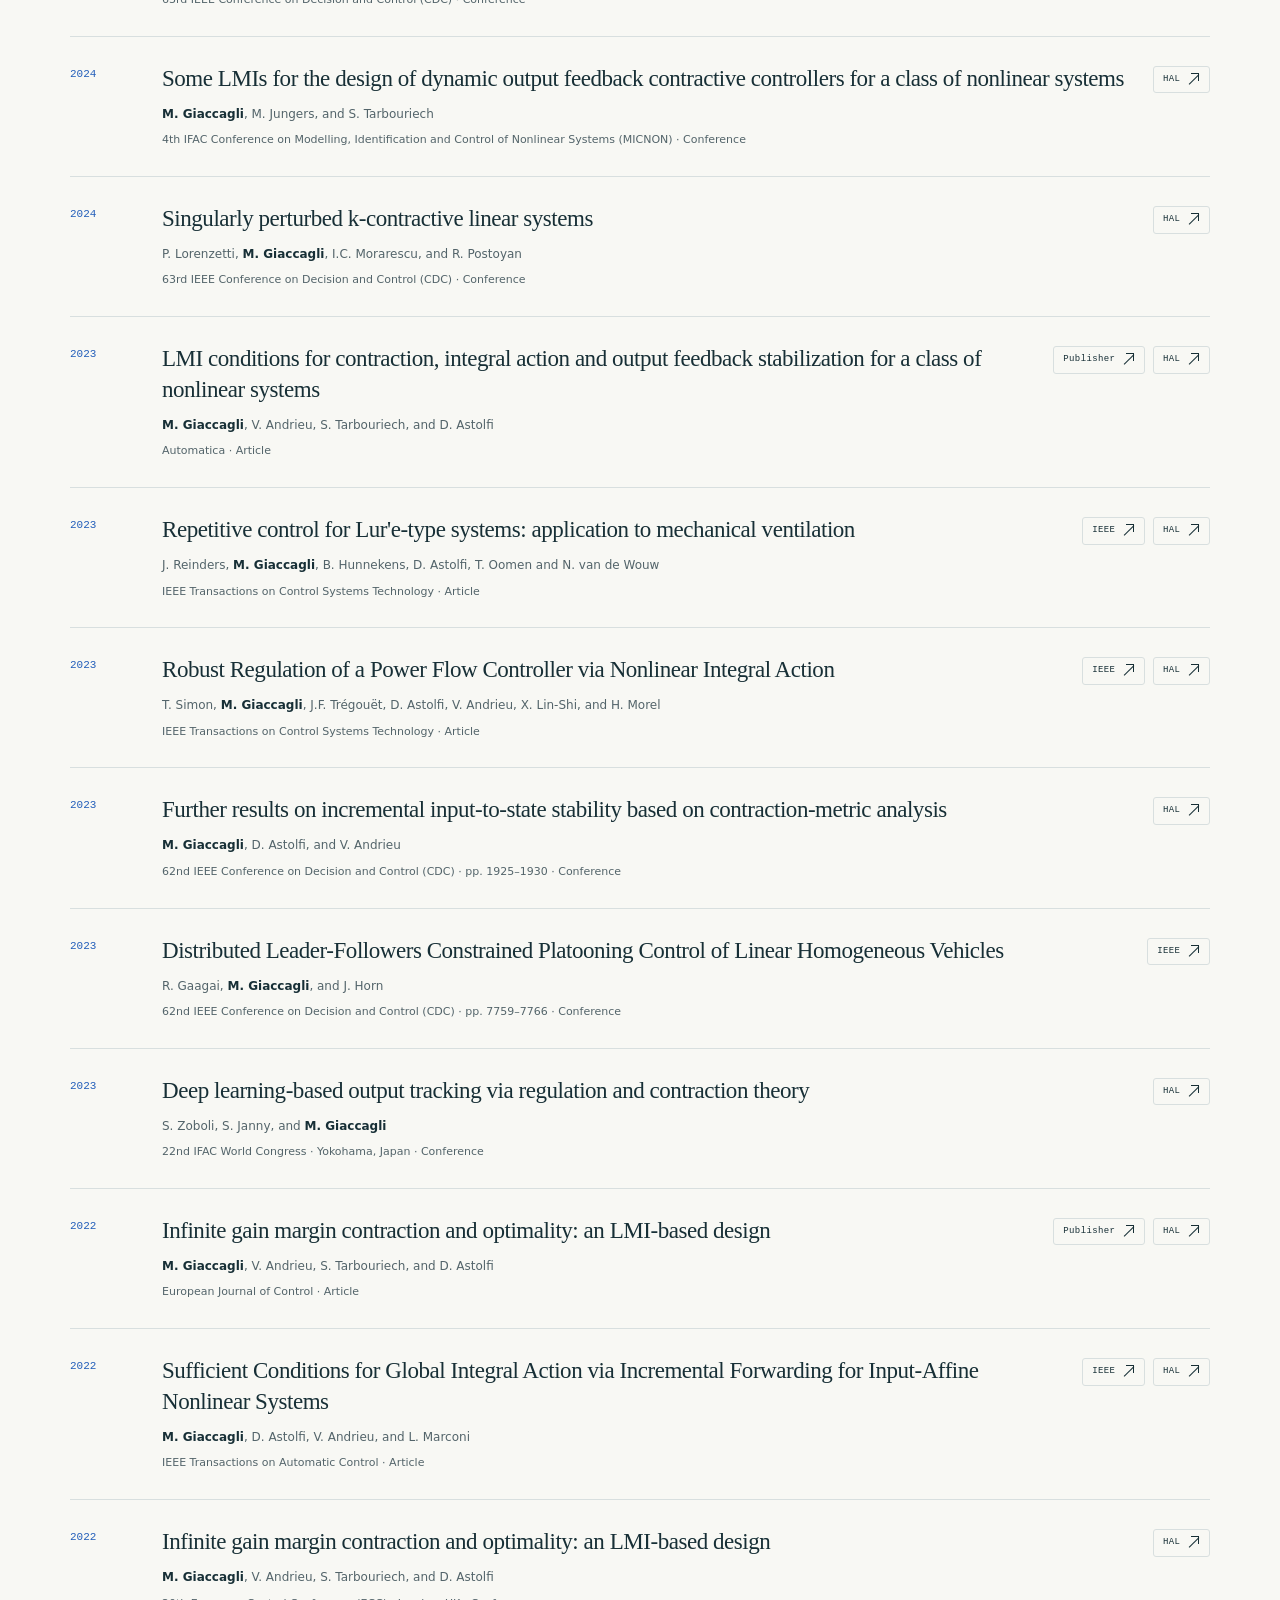
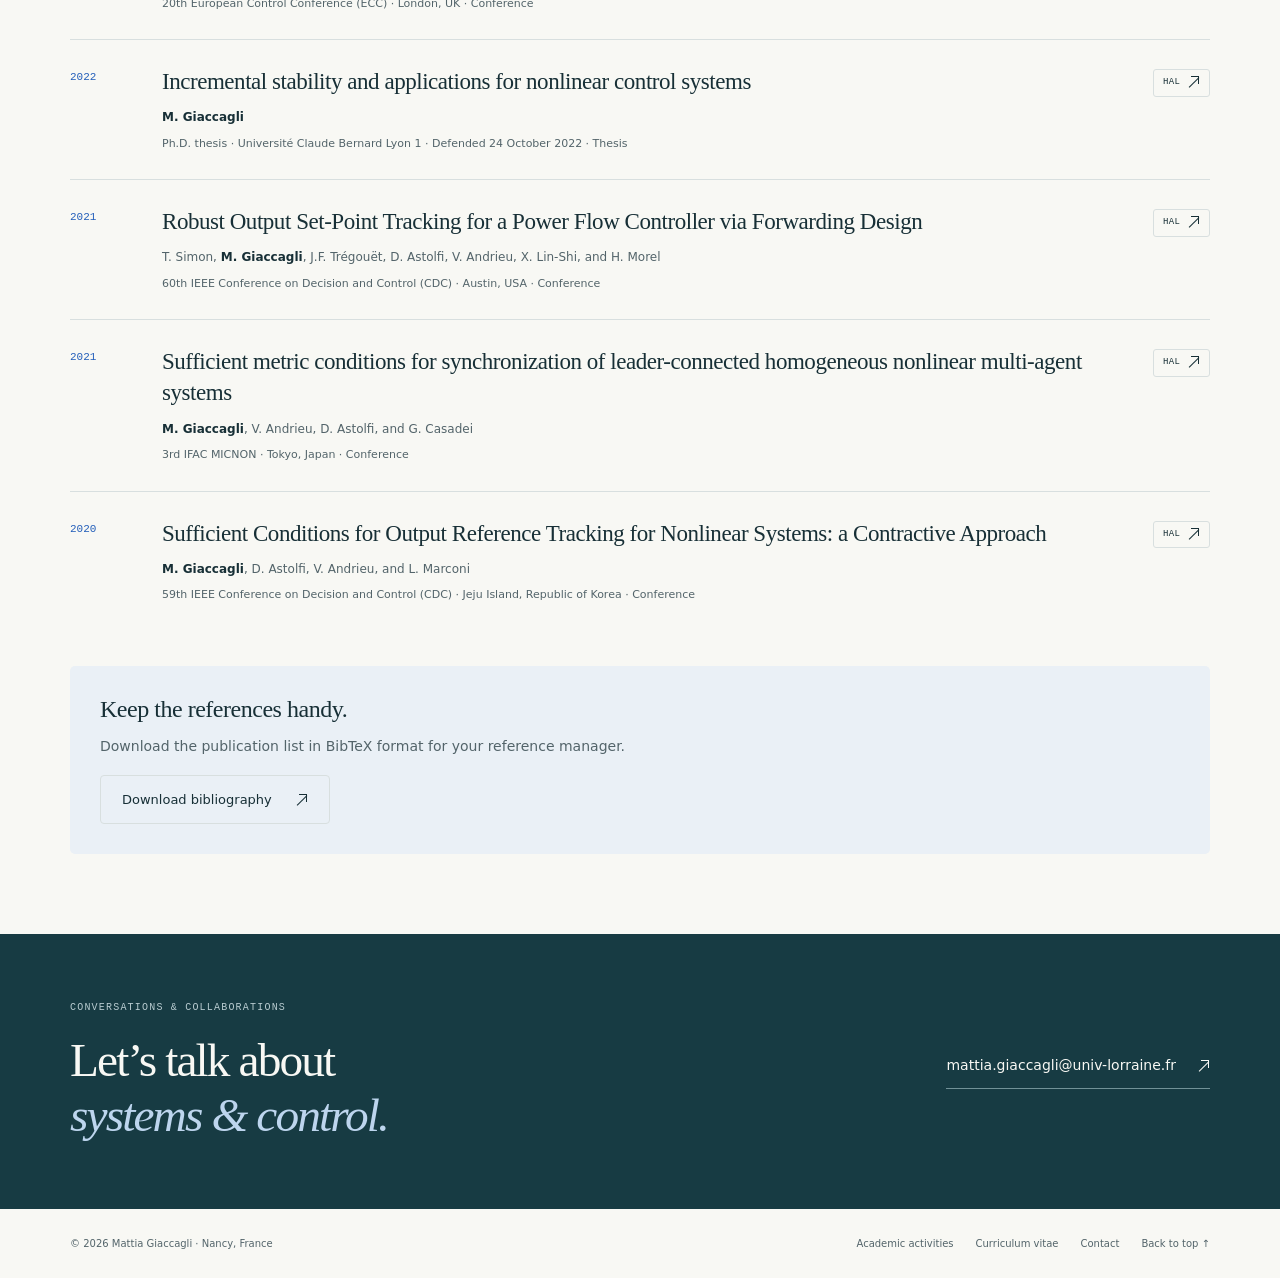
<file: publications.html>
<!doctype html>
<html lang="en" id="top"><head>
<meta charset="utf-8"><meta name="viewport" content="width=device-width,initial-scale=1">
<meta name="description" content="Journal articles, conference papers and doctoral thesis by Mattia Giaccagli, with publisher and open-access HAL links.">
<meta name="theme-color" content="#173b43"><meta name="color-scheme" content="light">
<meta property="og:type" content="website"><meta property="og:title" content="Publications — Mattia Giaccagli"><meta property="og:description" content="Journal articles, conference papers and doctoral thesis by Mattia Giaccagli, with publisher and open-access HAL links.">
<title>Publications — Mattia Giaccagli</title><link rel="icon" href="assets/favicon.svg" type="image/svg+xml"><link rel="stylesheet" href="styles.css"><script src="site.js" defer></script>
</head><body><a class="skip-link" href="#main">Skip to content</a>
<header class="site-header"><div class="wrap header-inner">
  <a class="brand" href="index.html" aria-label="Mattia Giaccagli — Home">mg<span>.</span><span class="brand-label">Mattia Giaccagli</span></a>
  <button type="button" class="menu-toggle" aria-controls="main-navigation" aria-expanded="false">Menu +</button>
  <nav class="main-nav" id="main-navigation" aria-label="Main navigation"><a href="research.html">Research</a><a href="publications.html" aria-current="page">Publications</a><a href="teaching.html">Teaching</a><a href="cv.html">CV</a><a class="header-contact" href="contact.html">Let’s talk <span aria-hidden="true" class="arrow">↗</span></a></nav>
</div></header><main id="main"><div class="wrap"><header class="page-intro"><p class="eyebrow">Publications</p><h1>Ideas, on <em>paper.</em></h1><p class="lead">Journal articles, conference papers and my doctoral thesis. Publisher and HAL links are provided alongside each publication.</p></header></div><div class="wrap page-content"><div class="filter-controls" data-filter-controls hidden><div class="filter-buttons" role="group" aria-label="Publication type"><button type="button" class="filter-button" data-filter="all" aria-pressed="true">All work</button><button type="button" class="filter-button" data-filter="journal" aria-pressed="false">Journal articles</button><button type="button" class="filter-button" data-filter="conference" aria-pressed="false">Conference papers</button><button type="button" class="filter-button" data-filter="thesis" aria-pressed="false">Thesis</button></div><label class="sr-only" for="publication-search">Search publications by title, author, year or venue</label><input class="search-input" type="search" id="publication-search" placeholder="Search title, author, year…" autocomplete="off"></div><p class="results-count" data-results-count role="status" aria-live="polite">22 publications</p><div data-publications><article class="paper-row" id="journal-1" data-kind="journal">
  <div class="paper-year">2026</div>
  <div><h2 class="paper-title"><a href="https://www.techniques-ingenieur.fr/ressources-documentaires/automatique-robotique-th16/automatique-et-ingenierie-systeme-ti660/contraction-theorie-et-applications-au-controle-des-systemes-non-lineaires-s7173" target="_blank" rel="noopener noreferrer">Contraction : théorie et applications au contrôle des systèmes non linéaires</a></h2><p class="paper-authors"><strong>M. Giaccagli</strong></p><p class="paper-venue">Techniques de l’ingénieur · Automatique et ingénierie système · s7173 · In French · Article</p></div>
  <div class="paper-links" aria-label="Links for Contraction : théorie et applications au contrôle des systèmes non linéaires"><a href="https://www.techniques-ingenieur.fr/ressources-documentaires/automatique-robotique-th16/automatique-et-ingenierie-systeme-ti660/contraction-theorie-et-applications-au-controle-des-systemes-non-lineaires-s7173" target="_blank" rel="noopener noreferrer">Publisher <span aria-hidden="true" class="arrow">↗</span></a></div>
</article><article class="paper-row" id="conference-1" data-kind="conference">
  <div class="paper-year">2025</div>
  <div><h2 class="paper-title"><a href="https://hal.science/hal-05053341/document" target="_blank" rel="noopener noreferrer">PI-control for nonlinear systems with multiple equilibria via 2-contraction</a></h2><p class="paper-authors"><strong>M. Giaccagli</strong>, P. Lorenzetti, D. Astolfi, and V. Andrieu</p><p class="paper-venue">13th IFAC Symposium on Nonlinear Control Systems (NOLCOS) · Conference</p></div>
  <div class="paper-links" aria-label="Links for PI-control for nonlinear systems with multiple equilibria via 2-contraction"><a href="https://hal.science/hal-05053341/document" target="_blank" rel="noopener noreferrer">HAL <span aria-hidden="true" class="arrow">↗</span></a></div>
</article><article class="paper-row" id="conference-2" data-kind="conference">
  <div class="paper-year">2025</div>
  <div><h2 class="paper-title"><a href="https://hal.science/hal-05053949/document" target="_blank" rel="noopener noreferrer">Low-gain integral control for average set-point tracking</a></h2><p class="paper-authors">P. Lorenzetti, <strong>M. Giaccagli</strong>, R. Postoyan, and D. Nesic</p><p class="paper-venue">13th IFAC Symposium on Nonlinear Control Systems (NOLCOS) · Conference</p></div>
  <div class="paper-links" aria-label="Links for Low-gain integral control for average set-point tracking"><a href="https://hal.science/hal-05053949/document" target="_blank" rel="noopener noreferrer">HAL <span aria-hidden="true" class="arrow">↗</span></a></div>
</article><article class="paper-row" id="journal-2" data-kind="journal">
  <div class="paper-year">2024</div>
  <div><h2 class="paper-title"><a href="https://ieeexplore.ieee.org/abstract/document/10547226" target="_blank" rel="noopener noreferrer">Singularly perturbed k-contractive linear systems</a></h2><p class="paper-authors">P. Lorenzetti, <strong>M. Giaccagli</strong>, I.C. Morarescu, and R. Postoyan</p><p class="paper-venue">IEEE Control Systems Letters · Article</p></div>
  <div class="paper-links" aria-label="Links for Singularly perturbed k-contractive linear systems"><a href="https://ieeexplore.ieee.org/abstract/document/10547226" target="_blank" rel="noopener noreferrer">IEEE <span aria-hidden="true" class="arrow">↗</span></a><a href="https://hal.science/hal-04602024/document" target="_blank" rel="noopener noreferrer">HAL <span aria-hidden="true" class="arrow">↗</span></a></div>
</article><article class="paper-row" id="journal-3" data-kind="journal">
  <div class="paper-year">2024</div>
  <div><h2 class="paper-title"><a href="https://ieeexplore.ieee.org/abstract/document/10541048" target="_blank" rel="noopener noreferrer">Synchronization in Networks of Nonlinear Systems: Contraction Analysis via Riemannian Metrics and Deep-Learning for Feedback Estimation</a></h2><p class="paper-authors"><strong>M. Giaccagli</strong>, S. Zoboli, D. Astolfi, V. Andrieu, and G. Casadei</p><p class="paper-venue">IEEE Transactions on Automatic Control · Article</p></div>
  <div class="paper-links" aria-label="Links for Synchronization in Networks of Nonlinear Systems: Contraction Analysis via Riemannian Metrics and Deep-Learning for Feedback Estimation"><a href="https://ieeexplore.ieee.org/abstract/document/10541048" target="_blank" rel="noopener noreferrer">IEEE <span aria-hidden="true" class="arrow">↗</span></a><a href="https://hal.archives-ouvertes.fr/hal-03801100" target="_blank" rel="noopener noreferrer">HAL <span aria-hidden="true" class="arrow">↗</span></a></div>
</article><article class="paper-row" id="journal-4" data-kind="journal">
  <div class="paper-year">2024</div>
  <div><h2 class="paper-title"><a href="https://ieeexplore.ieee.org/document/10415175" target="_blank" rel="noopener noreferrer">Incremental stabilization of cascade nonlinear systems and harmonic regulation: a forwarding-based design</a></h2><p class="paper-authors"><strong>M. Giaccagli</strong>, D. Astolfi, V. Andrieu, and L. Marconi</p><p class="paper-venue">IEEE Transactions on Automatic Control · Article</p></div>
  <div class="paper-links" aria-label="Links for Incremental stabilization of cascade nonlinear systems and harmonic regulation: a forwarding-based design"><a href="https://ieeexplore.ieee.org/document/10415175" target="_blank" rel="noopener noreferrer">IEEE <span aria-hidden="true" class="arrow">↗</span></a><a href="https://hal.science/hal-04410732" target="_blank" rel="noopener noreferrer">HAL <span aria-hidden="true" class="arrow">↗</span></a></div>
</article><article class="paper-row" id="conference-3" data-kind="conference">
  <div class="paper-year">2024</div>
  <div><h2 class="paper-title"><a href="https://hal.science/hal-04818894/document" target="_blank" rel="noopener noreferrer">Linear output regulation of discrete-time networked systems subject to stochastic packet drops</a></h2><p class="paper-authors"><strong>M. Giaccagli</strong>, V.S. Varma, and D. Astolfi</p><p class="paper-venue">63rd IEEE Conference on Decision and Control (CDC) · Conference</p></div>
  <div class="paper-links" aria-label="Links for Linear output regulation of discrete-time networked systems subject to stochastic packet drops"><a href="https://hal.science/hal-04818894/document" target="_blank" rel="noopener noreferrer">HAL <span aria-hidden="true" class="arrow">↗</span></a></div>
</article><article class="paper-row" id="conference-4" data-kind="conference">
  <div class="paper-year">2024</div>
  <div><h2 class="paper-title"><a href="https://hal.science/hal-04692897/document" target="_blank" rel="noopener noreferrer">Some LMIs for the design of dynamic output feedback contractive controllers for a class of nonlinear systems</a></h2><p class="paper-authors"><strong>M. Giaccagli</strong>, M. Jungers, and S. Tarbouriech</p><p class="paper-venue">4th IFAC Conference on Modelling, Identification and Control of Nonlinear Systems (MICNON) · Conference</p></div>
  <div class="paper-links" aria-label="Links for Some LMIs for the design of dynamic output feedback contractive controllers for a class of nonlinear systems"><a href="https://hal.science/hal-04692897/document" target="_blank" rel="noopener noreferrer">HAL <span aria-hidden="true" class="arrow">↗</span></a></div>
</article><article class="paper-row" id="conference-5" data-kind="conference">
  <div class="paper-year">2024</div>
  <div><h2 class="paper-title"><a href="https://hal.science/hal-04602024/document" target="_blank" rel="noopener noreferrer">Singularly perturbed k-contractive linear systems</a></h2><p class="paper-authors">P. Lorenzetti, <strong>M. Giaccagli</strong>, I.C. Morarescu, and R. Postoyan</p><p class="paper-venue">63rd IEEE Conference on Decision and Control (CDC) · Conference</p></div>
  <div class="paper-links" aria-label="Links for Singularly perturbed k-contractive linear systems"><a href="https://hal.science/hal-04602024/document" target="_blank" rel="noopener noreferrer">HAL <span aria-hidden="true" class="arrow">↗</span></a></div>
</article><article class="paper-row" id="journal-5" data-kind="journal">
  <div class="paper-year">2023</div>
  <div><h2 class="paper-title"><a href="https://www.sciencedirect.com/science/article/pii/S0005109823002662" target="_blank" rel="noopener noreferrer">LMI conditions for contraction, integral action and output feedback stabilization for a class of nonlinear systems</a></h2><p class="paper-authors"><strong>M. Giaccagli</strong>, V. Andrieu, S. Tarbouriech, and D. Astolfi</p><p class="paper-venue">Automatica · Article</p></div>
  <div class="paper-links" aria-label="Links for LMI conditions for contraction, integral action and output feedback stabilization for a class of nonlinear systems"><a href="https://www.sciencedirect.com/science/article/pii/S0005109823002662" target="_blank" rel="noopener noreferrer">Publisher <span aria-hidden="true" class="arrow">↗</span></a><a href="https://hal.science/hal-04093784" target="_blank" rel="noopener noreferrer">HAL <span aria-hidden="true" class="arrow">↗</span></a></div>
</article><article class="paper-row" id="journal-6" data-kind="journal">
  <div class="paper-year">2023</div>
  <div><h2 class="paper-title"><a href="https://ieeexplore.ieee.org/abstract/document/10066143" target="_blank" rel="noopener noreferrer">Repetitive control for Lur&#x27;e-type systems: application to mechanical ventilation</a></h2><p class="paper-authors">J. Reinders, <strong>M. Giaccagli</strong>, B. Hunnekens, D. Astolfi, T. Oomen and N. van de Wouw</p><p class="paper-venue">IEEE Transactions on Control Systems Technology · Article</p></div>
  <div class="paper-links" aria-label="Links for Repetitive control for Lur&#x27;e-type systems: application to mechanical ventilation"><a href="https://ieeexplore.ieee.org/abstract/document/10066143" target="_blank" rel="noopener noreferrer">IEEE <span aria-hidden="true" class="arrow">↗</span></a><a href="https://hal.science/hal-04007192/document" target="_blank" rel="noopener noreferrer">HAL <span aria-hidden="true" class="arrow">↗</span></a></div>
</article><article class="paper-row" id="journal-7" data-kind="journal">
  <div class="paper-year">2023</div>
  <div><h2 class="paper-title"><a href="https://ieeexplore.ieee.org/abstract/document/10026544" target="_blank" rel="noopener noreferrer">Robust Regulation of a Power Flow Controller via Nonlinear Integral Action</a></h2><p class="paper-authors">T. Simon, <strong>M. Giaccagli</strong>, J.F. Trégouët, D. Astolfi, V. Andrieu, X. Lin-Shi, and H. Morel</p><p class="paper-venue">IEEE Transactions on Control Systems Technology · Article</p></div>
  <div class="paper-links" aria-label="Links for Robust Regulation of a Power Flow Controller via Nonlinear Integral Action"><a href="https://ieeexplore.ieee.org/abstract/document/10026544" target="_blank" rel="noopener noreferrer">IEEE <span aria-hidden="true" class="arrow">↗</span></a><a href="https://hal.science/search/index?q=Robust+Regulation+of+a+Power+Flow+Controller+via+Nonlinear+Integral+Action" target="_blank" rel="noopener noreferrer">HAL <span aria-hidden="true" class="arrow">↗</span></a></div>
</article><article class="paper-row" id="conference-6" data-kind="conference">
  <div class="paper-year">2023</div>
  <div><h2 class="paper-title"><a href="https://hal.science/hal-04196098/" target="_blank" rel="noopener noreferrer">Further results on incremental input-to-state stability based on contraction-metric analysis</a></h2><p class="paper-authors"><strong>M. Giaccagli</strong>, D. Astolfi, and V. Andrieu</p><p class="paper-venue">62nd IEEE Conference on Decision and Control (CDC) · pp. 1925–1930 · Conference</p></div>
  <div class="paper-links" aria-label="Links for Further results on incremental input-to-state stability based on contraction-metric analysis"><a href="https://hal.science/hal-04196098/" target="_blank" rel="noopener noreferrer">HAL <span aria-hidden="true" class="arrow">↗</span></a></div>
</article><article class="paper-row" id="conference-7" data-kind="conference">
  <div class="paper-year">2023</div>
  <div><h2 class="paper-title"><a href="https://ieeexplore.ieee.org/stamp/stamp.jsp?arnumber=10383865" target="_blank" rel="noopener noreferrer">Distributed Leader-Followers Constrained Platooning Control of Linear Homogeneous Vehicles</a></h2><p class="paper-authors">R. Gaagai, <strong>M. Giaccagli</strong>, and J. Horn</p><p class="paper-venue">62nd IEEE Conference on Decision and Control (CDC) · pp. 7759–7766 · Conference</p></div>
  <div class="paper-links" aria-label="Links for Distributed Leader-Followers Constrained Platooning Control of Linear Homogeneous Vehicles"><a href="https://ieeexplore.ieee.org/stamp/stamp.jsp?arnumber=10383865" target="_blank" rel="noopener noreferrer">IEEE <span aria-hidden="true" class="arrow">↗</span></a></div>
</article><article class="paper-row" id="conference-8" data-kind="conference">
  <div class="paper-year">2023</div>
  <div><h2 class="paper-title"><a href="https://hal.science/hal-03912988/document" target="_blank" rel="noopener noreferrer">Deep learning-based output tracking via regulation and contraction theory</a></h2><p class="paper-authors">S. Zoboli, S. Janny, and <strong>M. Giaccagli</strong></p><p class="paper-venue">22nd IFAC World Congress · Yokohama, Japan · Conference</p></div>
  <div class="paper-links" aria-label="Links for Deep learning-based output tracking via regulation and contraction theory"><a href="https://hal.science/hal-03912988/document" target="_blank" rel="noopener noreferrer">HAL <span aria-hidden="true" class="arrow">↗</span></a></div>
</article><article class="paper-row" id="journal-8" data-kind="journal">
  <div class="paper-year">2022</div>
  <div><h2 class="paper-title"><a href="https://www.sciencedirect.com/science/article/pii/S0947358022000784" target="_blank" rel="noopener noreferrer">Infinite gain margin contraction and optimality: an LMI-based design</a></h2><p class="paper-authors"><strong>M. Giaccagli</strong>, V. Andrieu, S. Tarbouriech, and D. Astolfi</p><p class="paper-venue">European Journal of Control · Article</p></div>
  <div class="paper-links" aria-label="Links for Infinite gain margin contraction and optimality: an LMI-based design"><a href="https://www.sciencedirect.com/science/article/pii/S0947358022000784" target="_blank" rel="noopener noreferrer">Publisher <span aria-hidden="true" class="arrow">↗</span></a><a href="https://hal.archives-ouvertes.fr/hal-03704614/document" target="_blank" rel="noopener noreferrer">HAL <span aria-hidden="true" class="arrow">↗</span></a></div>
</article><article class="paper-row" id="journal-9" data-kind="journal">
  <div class="paper-year">2022</div>
  <div><h2 class="paper-title"><a href="https://ieeexplore.ieee.org/abstract/document/9627575" target="_blank" rel="noopener noreferrer">Sufficient Conditions for Global Integral Action via Incremental Forwarding for Input-Affine Nonlinear Systems</a></h2><p class="paper-authors"><strong>M. Giaccagli</strong>, D. Astolfi, V. Andrieu, and L. Marconi</p><p class="paper-venue">IEEE Transactions on Automatic Control · Article</p></div>
  <div class="paper-links" aria-label="Links for Sufficient Conditions for Global Integral Action via Incremental Forwarding for Input-Affine Nonlinear Systems"><a href="https://ieeexplore.ieee.org/abstract/document/9627575" target="_blank" rel="noopener noreferrer">IEEE <span aria-hidden="true" class="arrow">↗</span></a><a href="https://hal.archives-ouvertes.fr/hal-03444503/document" target="_blank" rel="noopener noreferrer">HAL <span aria-hidden="true" class="arrow">↗</span></a></div>
</article><article class="paper-row" id="conference-9" data-kind="conference">
  <div class="paper-year">2022</div>
  <div><h2 class="paper-title"><a href="https://hal.archives-ouvertes.fr/hal-03704614/document" target="_blank" rel="noopener noreferrer">Infinite gain margin contraction and optimality: an LMI-based design</a></h2><p class="paper-authors"><strong>M. Giaccagli</strong>, V. Andrieu, S. Tarbouriech, and D. Astolfi</p><p class="paper-venue">20th European Control Conference (ECC) · London, UK · Conference</p></div>
  <div class="paper-links" aria-label="Links for Infinite gain margin contraction and optimality: an LMI-based design"><a href="https://hal.archives-ouvertes.fr/hal-03704614/document" target="_blank" rel="noopener noreferrer">HAL <span aria-hidden="true" class="arrow">↗</span></a></div>
</article><article class="paper-row" id="thesis-1" data-kind="thesis">
  <div class="paper-year">2022</div>
  <div><h2 class="paper-title"><a href="https://hal.archives-ouvertes.fr/tel-03913037" target="_blank" rel="noopener noreferrer">Incremental stability and applications for nonlinear control systems</a></h2><p class="paper-authors"><strong>M. Giaccagli</strong></p><p class="paper-venue">Ph.D. thesis · Université Claude Bernard Lyon 1 · Defended 24 October 2022 · Thesis</p></div>
  <div class="paper-links" aria-label="Links for Incremental stability and applications for nonlinear control systems"><a href="https://hal.archives-ouvertes.fr/tel-03913037" target="_blank" rel="noopener noreferrer">HAL <span aria-hidden="true" class="arrow">↗</span></a></div>
</article><article class="paper-row" id="conference-10" data-kind="conference">
  <div class="paper-year">2021</div>
  <div><h2 class="paper-title"><a href="https://hal.archives-ouvertes.fr/hal-03375498/document" target="_blank" rel="noopener noreferrer">Robust Output Set-Point Tracking for a Power Flow Controller via Forwarding Design</a></h2><p class="paper-authors">T. Simon, <strong>M. Giaccagli</strong>, J.F. Trégouët, D. Astolfi, V. Andrieu, X. Lin-Shi, and H. Morel</p><p class="paper-venue">60th IEEE Conference on Decision and Control (CDC) · Austin, USA · Conference</p></div>
  <div class="paper-links" aria-label="Links for Robust Output Set-Point Tracking for a Power Flow Controller via Forwarding Design"><a href="https://hal.archives-ouvertes.fr/hal-03375498/document" target="_blank" rel="noopener noreferrer">HAL <span aria-hidden="true" class="arrow">↗</span></a></div>
</article><article class="paper-row" id="conference-11" data-kind="conference">
  <div class="paper-year">2021</div>
  <div><h2 class="paper-title"><a href="https://hal.archives-ouvertes.fr/hal-03351594/document" target="_blank" rel="noopener noreferrer">Sufficient metric conditions for synchronization of leader-connected homogeneous nonlinear multi-agent systems</a></h2><p class="paper-authors"><strong>M. Giaccagli</strong>, V. Andrieu, D. Astolfi, and G. Casadei</p><p class="paper-venue">3rd IFAC MICNON · Tokyo, Japan · Conference</p></div>
  <div class="paper-links" aria-label="Links for Sufficient metric conditions for synchronization of leader-connected homogeneous nonlinear multi-agent systems"><a href="https://hal.archives-ouvertes.fr/hal-03351594/document" target="_blank" rel="noopener noreferrer">HAL <span aria-hidden="true" class="arrow">↗</span></a></div>
</article><article class="paper-row" id="conference-12" data-kind="conference">
  <div class="paper-year">2020</div>
  <div><h2 class="paper-title"><a href="https://hal.archives-ouvertes.fr/hal-02971526/document" target="_blank" rel="noopener noreferrer">Sufficient Conditions for Output Reference Tracking for Nonlinear Systems: a Contractive Approach</a></h2><p class="paper-authors"><strong>M. Giaccagli</strong>, D. Astolfi, V. Andrieu, and L. Marconi</p><p class="paper-venue">59th IEEE Conference on Decision and Control (CDC) · Jeju Island, Republic of Korea · Conference</p></div>
  <div class="paper-links" aria-label="Links for Sufficient Conditions for Output Reference Tracking for Nonlinear Systems: a Contractive Approach"><a href="https://hal.archives-ouvertes.fr/hal-02971526/document" target="_blank" rel="noopener noreferrer">HAL <span aria-hidden="true" class="arrow">↗</span></a></div>
</article></div><p class="empty-state" data-empty-state hidden>No publications match your search. Try another term or select “All work”.</p><div class="callout"><h3>Keep the references handy.</h3><p>Download the publication list in BibTeX format for your reference manager.</p><a href="publications.bib" download class="button secondary">Download bibliography<span aria-hidden="true" class="arrow">↗</span></a></div></div></main><section class="contact-band" aria-labelledby="contact-heading"><div class="wrap contact-band-inner"><div><p class="section-kicker">Conversations & collaborations</p><h2 id="contact-heading">Let’s talk about<br><em>systems & control.</em></h2></div><a href="mailto:mattia.giaccagli@univ-lorraine.fr">mattia.giaccagli@univ-lorraine.fr<span aria-hidden="true" class="arrow">↗</span></a></div></section><footer class="site-footer"><div class="wrap footer-inner"><span>© 2026 Mattia Giaccagli · Nancy, France</span><div class="footer-links"><a href="activities.html">Academic activities</a><a href="cv.html">Curriculum vitae</a><a href="contact.html">Contact</a><a href="#top">Back to top ↑</a></div></div></footer></body></html>
</file>
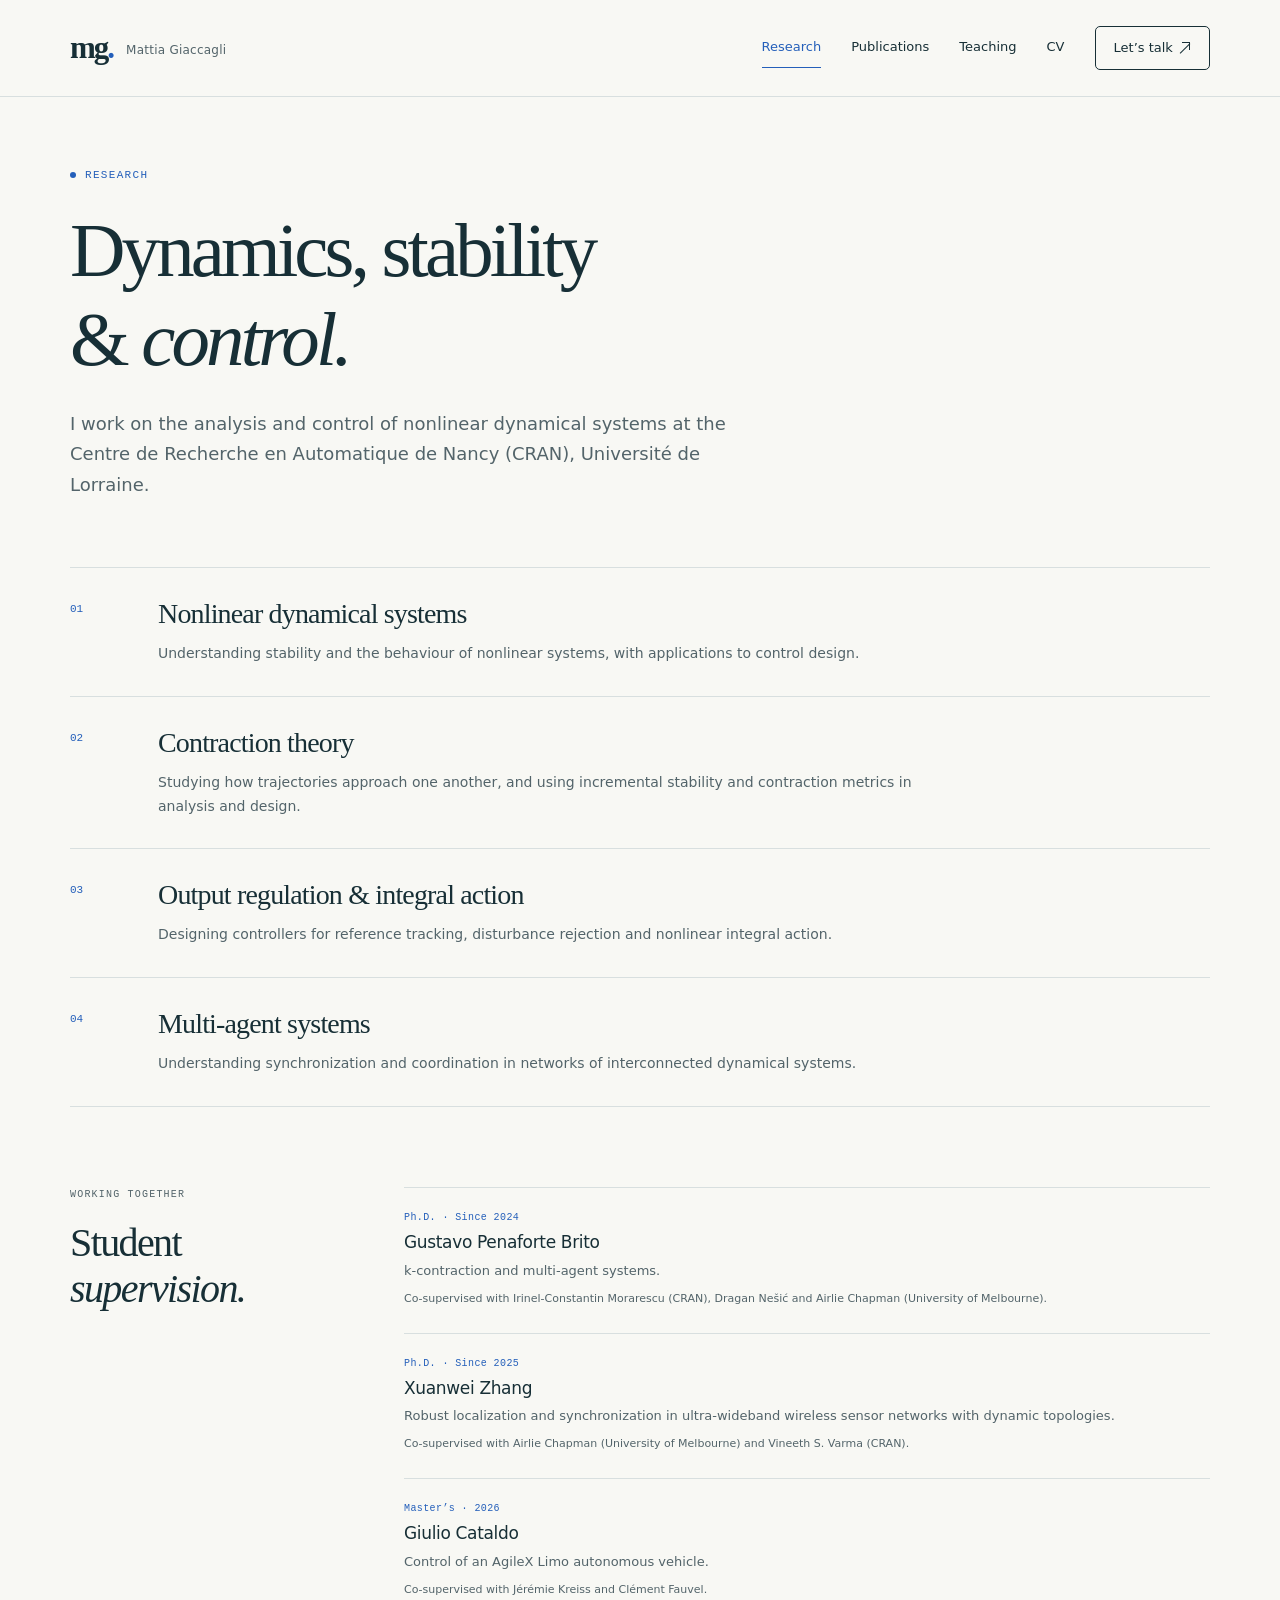
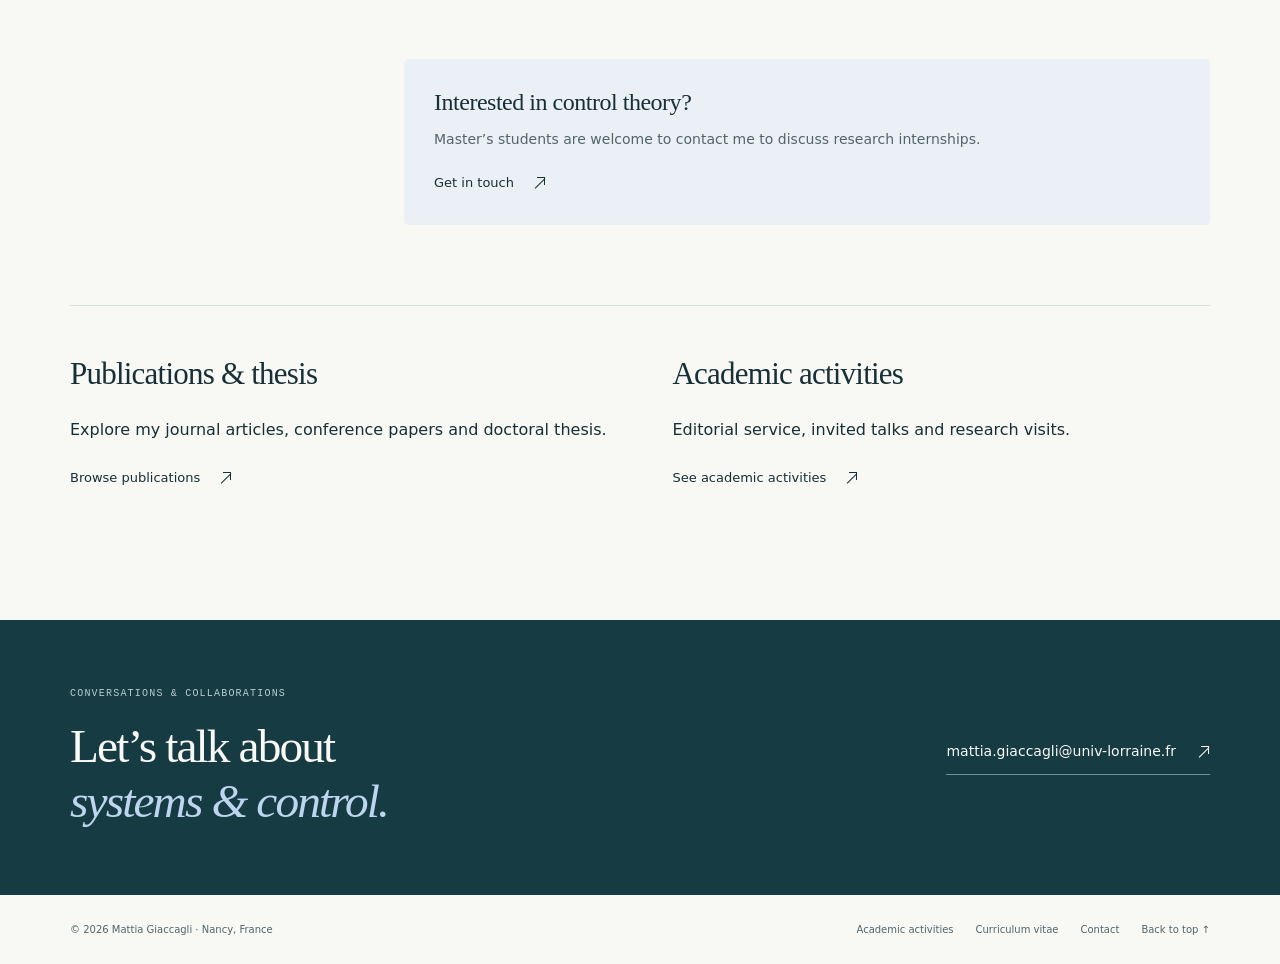
<file: research.html>
<!doctype html>
<html lang="en" id="top"><head>
<meta charset="utf-8"><meta name="viewport" content="width=device-width,initial-scale=1">
<meta name="description" content="Research in nonlinear systems, contraction theory, output regulation and multi-agent systems, and current student supervision.">
<meta name="theme-color" content="#173b43"><meta name="color-scheme" content="light">
<meta property="og:type" content="website"><meta property="og:title" content="Research — Mattia Giaccagli"><meta property="og:description" content="Research in nonlinear systems, contraction theory, output regulation and multi-agent systems, and current student supervision.">
<title>Research — Mattia Giaccagli</title><link rel="icon" href="assets/favicon.svg" type="image/svg+xml"><link rel="stylesheet" href="styles.css"><script src="site.js" defer></script>
</head><body><a class="skip-link" href="#main">Skip to content</a>
<header class="site-header"><div class="wrap header-inner">
  <a class="brand" href="index.html" aria-label="Mattia Giaccagli — Home">mg<span>.</span><span class="brand-label">Mattia Giaccagli</span></a>
  <button type="button" class="menu-toggle" aria-controls="main-navigation" aria-expanded="false">Menu +</button>
  <nav class="main-nav" id="main-navigation" aria-label="Main navigation"><a href="research.html" aria-current="page">Research</a><a href="publications.html">Publications</a><a href="teaching.html">Teaching</a><a href="cv.html">CV</a><a class="header-contact" href="contact.html">Let’s talk <span aria-hidden="true" class="arrow">↗</span></a></nav>
</div></header><main id="main"><div class="wrap"><header class="page-intro"><p class="eyebrow">Research</p><h1>Dynamics, stability<br>& <em>control.</em></h1><p class="lead">I work on the analysis and control of nonlinear dynamical systems at the Centre de Recherche en Automatique de Nancy (CRAN), Université de Lorraine.</p></header></div><div class="wrap page-content"><div class="topic-list"><article class="topic"><span class="topic-number">01</span><div><h2>Nonlinear dynamical systems</h2><p>Understanding stability and the behaviour of nonlinear systems, with applications to control design.</p></div></article><article class="topic"><span class="topic-number">02</span><div><h2>Contraction theory</h2><p>Studying how trajectories approach one another, and using incremental stability and contraction metrics in analysis and design.</p></div></article><article class="topic"><span class="topic-number">03</span><div><h2>Output regulation & integral action</h2><p>Designing controllers for reference tracking, disturbance rejection and nonlinear integral action.</p></div></article><article class="topic"><span class="topic-number">04</span><div><h2>Multi-agent systems</h2><p>Understanding synchronization and coordination in networks of interconnected dynamical systems.</p></div></article></div><section class="section section-grid" aria-labelledby="students-heading"><div><p class="section-kicker">Working together</p><h2 id="students-heading">Student<br><em>supervision.</em></h2></div><div><div class="student"><p class="small-label">Ph.D. · Since 2024</p><h3>Gustavo Penaforte Brito</h3><p>k-contraction and multi-agent systems.</p><p>Co-supervised with Irinel-Constantin Morarescu (CRAN), Dragan Nešić and Airlie Chapman (University of Melbourne).</p></div>
<div class="student"><p class="small-label">Ph.D. · Since 2025</p><h3>Xuanwei Zhang</h3><p>Robust localization and synchronization in ultra-wideband wireless sensor networks with dynamic topologies.</p><p>Co-supervised with Airlie Chapman (University of Melbourne) and Vineeth S. Varma (CRAN).</p></div>
<div class="student"><p class="small-label">Master’s · 2026</p><h3>Giulio Cataldo</h3><p>Control of an AgileX Limo autonomous vehicle.</p><p>Co-supervised with Jérémie Kreiss and Clément Fauvel.</p></div><div class="callout"><h3>Interested in control theory?</h3><p>Master’s students are welcome to contact me to discuss research internships.</p><a href="contact.html" class="text-link">Get in touch<span aria-hidden="true" class="arrow">↗</span></a></div></div></section><section class="section compact"><div class="two-columns"><div><h2 class="subheading">Publications & thesis</h2><p class="prose">Explore my journal articles, conference papers and doctoral thesis.</p><a href="publications.html" class="text-link">Browse publications<span aria-hidden="true" class="arrow">↗</span></a></div><div><h2 class="subheading">Academic activities</h2><p class="prose">Editorial service, invited talks and research visits.</p><a href="activities.html" class="text-link">See academic activities<span aria-hidden="true" class="arrow">↗</span></a></div></div></section></div></main><section class="contact-band" aria-labelledby="contact-heading"><div class="wrap contact-band-inner"><div><p class="section-kicker">Conversations & collaborations</p><h2 id="contact-heading">Let’s talk about<br><em>systems & control.</em></h2></div><a href="mailto:mattia.giaccagli@univ-lorraine.fr">mattia.giaccagli@univ-lorraine.fr<span aria-hidden="true" class="arrow">↗</span></a></div></section><footer class="site-footer"><div class="wrap footer-inner"><span>© 2026 Mattia Giaccagli · Nancy, France</span><div class="footer-links"><a href="activities.html">Academic activities</a><a href="cv.html">Curriculum vitae</a><a href="contact.html">Contact</a><a href="#top">Back to top ↑</a></div></div></footer></body></html>
</file>
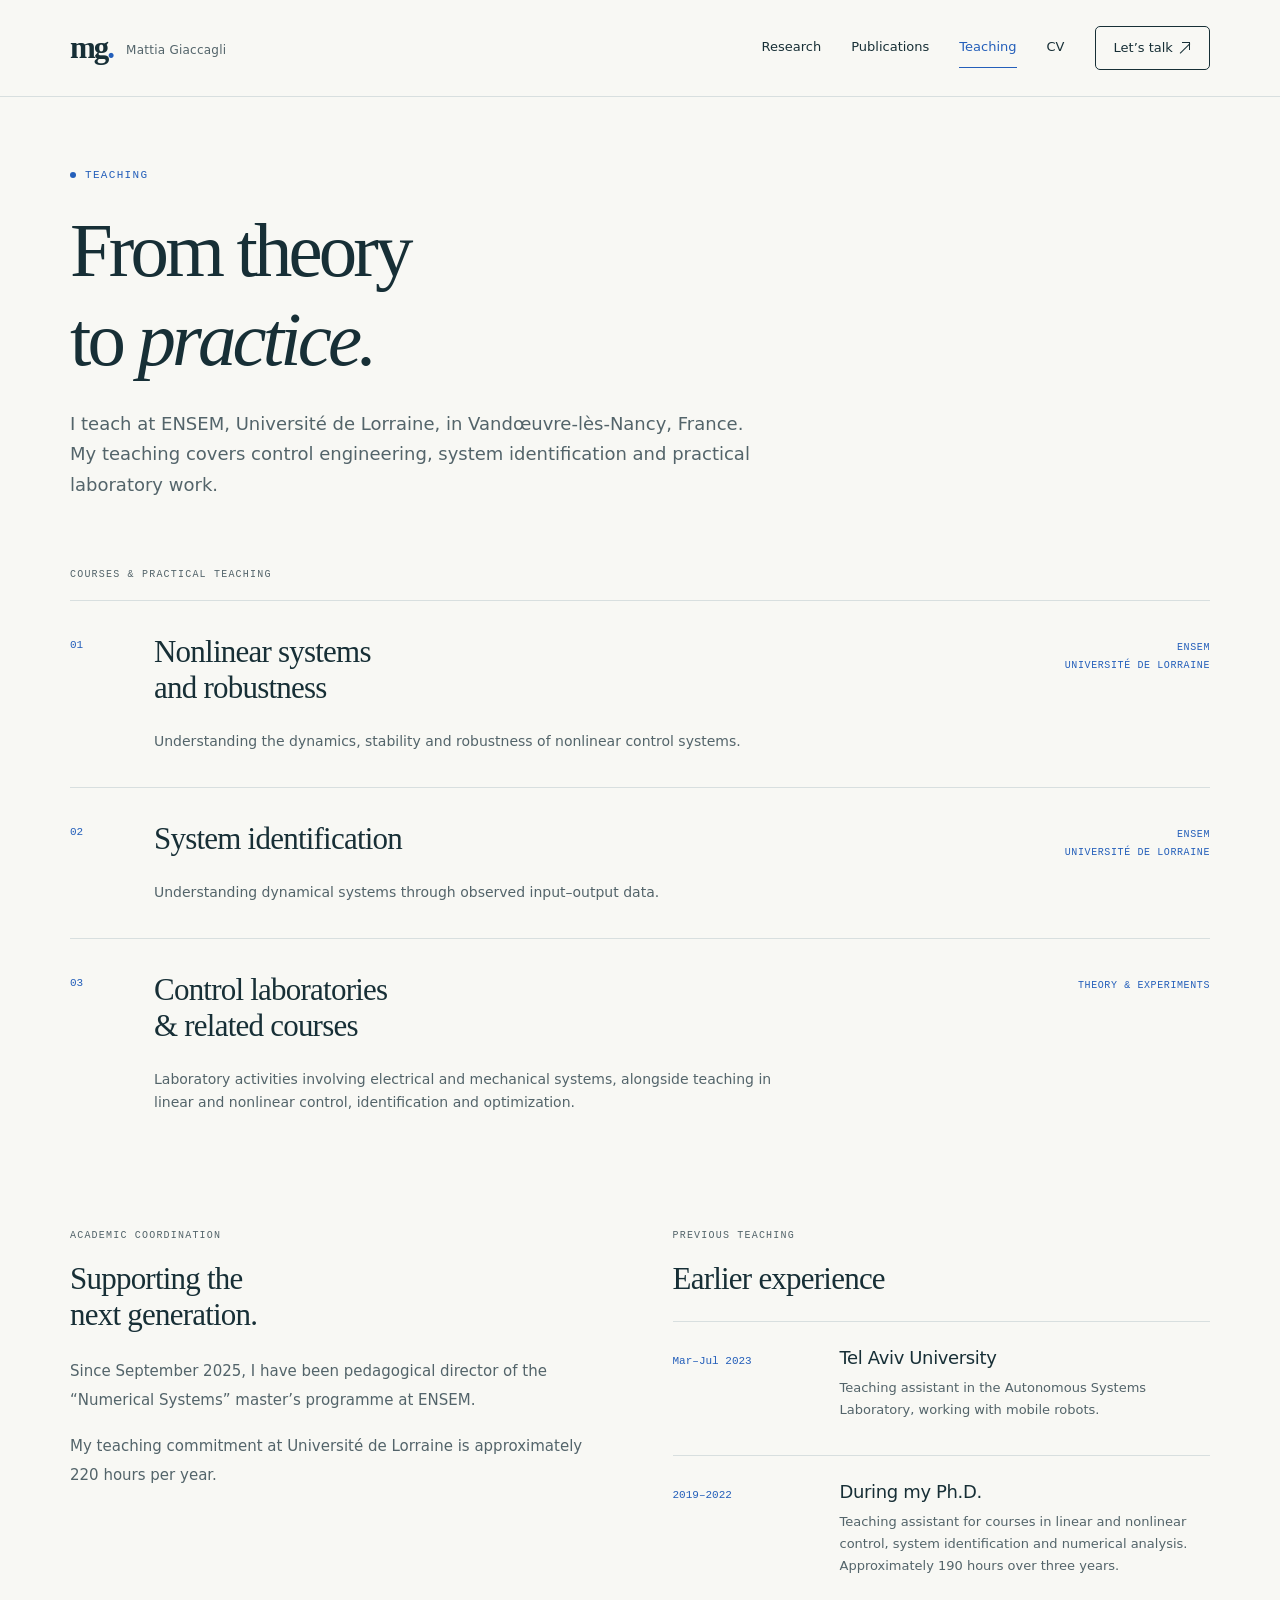
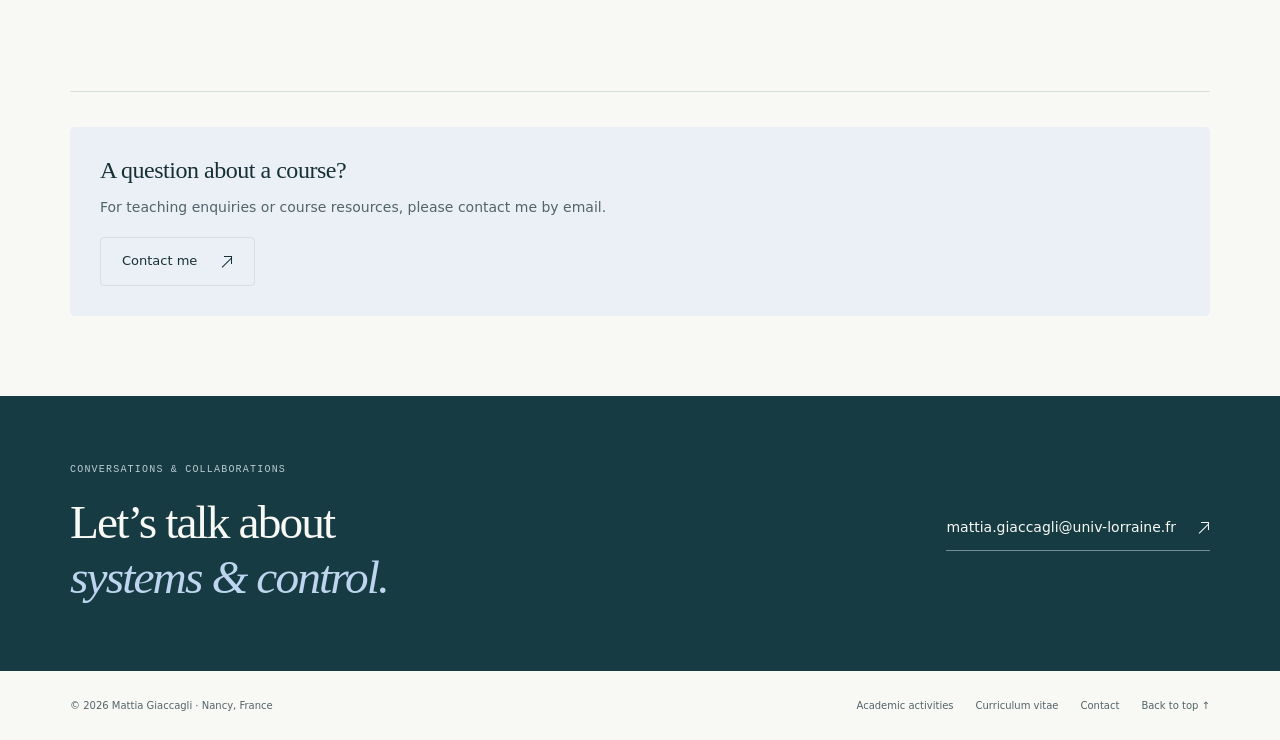
<file: teaching.html>
<!doctype html>
<html lang="en" id="top"><head>
<meta charset="utf-8"><meta name="viewport" content="width=device-width,initial-scale=1">
<meta name="description" content="Teaching at ENSEM, Université de Lorraine: nonlinear systems and robustness, system identification and control laboratories.">
<meta name="theme-color" content="#173b43"><meta name="color-scheme" content="light">
<meta property="og:type" content="website"><meta property="og:title" content="Teaching — Mattia Giaccagli"><meta property="og:description" content="Teaching at ENSEM, Université de Lorraine: nonlinear systems and robustness, system identification and control laboratories.">
<title>Teaching — Mattia Giaccagli</title><link rel="icon" href="assets/favicon.svg" type="image/svg+xml"><link rel="stylesheet" href="styles.css"><script src="site.js" defer></script>
</head><body><a class="skip-link" href="#main">Skip to content</a>
<header class="site-header"><div class="wrap header-inner">
  <a class="brand" href="index.html" aria-label="Mattia Giaccagli — Home">mg<span>.</span><span class="brand-label">Mattia Giaccagli</span></a>
  <button type="button" class="menu-toggle" aria-controls="main-navigation" aria-expanded="false">Menu +</button>
  <nav class="main-nav" id="main-navigation" aria-label="Main navigation"><a href="research.html">Research</a><a href="publications.html">Publications</a><a href="teaching.html" aria-current="page">Teaching</a><a href="cv.html">CV</a><a class="header-contact" href="contact.html">Let’s talk <span aria-hidden="true" class="arrow">↗</span></a></nav>
</div></header><main id="main"><div class="wrap"><header class="page-intro"><p class="eyebrow">Teaching</p><h1>From theory<br>to <em>practice.</em></h1><p class="lead">I teach at ENSEM, Université de Lorraine, in Vandœuvre-lès-Nancy, France. My teaching covers control engineering, system identification and practical laboratory work.</p></header></div><div class="wrap page-content"><section aria-labelledby="courses-heading"><p class="section-kicker" id="courses-heading">Courses & practical teaching</p><article class="course"><span class="topic-number">01</span><div><h2 class="subheading">Nonlinear systems<br>and robustness</h2><p>Understanding the dynamics, stability and robustness of nonlinear control systems.</p></div><span class="course-label">ENSEM<br>Université de Lorraine</span></article><article class="course"><span class="topic-number">02</span><div><h2 class="subheading">System identification</h2><p>Understanding dynamical systems through observed input–output data.</p></div><span class="course-label">ENSEM<br>Université de Lorraine</span></article><article class="course"><span class="topic-number">03</span><div><h2 class="subheading">Control laboratories<br>& related courses</h2><p>Laboratory activities involving electrical and mechanical systems, alongside teaching in linear and nonlinear control, identification and optimization.</p></div><span class="course-label">Theory & experiments</span></article></section><section class="section two-columns"><div><p class="section-kicker">Academic coordination</p><h2 class="subheading">Supporting the<br>next generation.</h2><div class="prose"><p>Since September 2025, I have been pedagogical director of the “Numerical Systems” master’s programme at ENSEM.</p><p>My teaching commitment at Université de Lorraine is approximately 220 hours per year.</p></div></div><div><p class="section-kicker">Previous teaching</p><h2 class="subheading">Earlier experience</h2><ul class="timeline"><li><div class="timeline-date">Mar–Jul 2023</div><div><h3>Tel Aviv University</h3><p>Teaching assistant in the Autonomous Systems Laboratory, working with mobile robots.</p></div></li><li><div class="timeline-date">2019–2022</div><div><h3>During my Ph.D.</h3><p>Teaching assistant for courses in linear and nonlinear control, system identification and numerical analysis. Approximately 190 hours over three years.</p></div></li></ul></div></section><div class="callout"><h3>A question about a course?</h3><p>For teaching enquiries or course resources, please contact me by email.</p><a href="mailto:mattia.giaccagli@univ-lorraine.fr" class="button secondary">Contact me<span aria-hidden="true" class="arrow">↗</span></a></div></div></main><section class="contact-band" aria-labelledby="contact-heading"><div class="wrap contact-band-inner"><div><p class="section-kicker">Conversations & collaborations</p><h2 id="contact-heading">Let’s talk about<br><em>systems & control.</em></h2></div><a href="mailto:mattia.giaccagli@univ-lorraine.fr">mattia.giaccagli@univ-lorraine.fr<span aria-hidden="true" class="arrow">↗</span></a></div></section><footer class="site-footer"><div class="wrap footer-inner"><span>© 2026 Mattia Giaccagli · Nancy, France</span><div class="footer-links"><a href="activities.html">Academic activities</a><a href="cv.html">Curriculum vitae</a><a href="contact.html">Contact</a><a href="#top">Back to top ↑</a></div></div></footer></body></html>
</file>
<file: styles.css>
/* Original design for Mattia Giaccagli. No external fonts or dependencies. */
:root{--paper:#f8f8f4;--card:#fff;--ink:#172f36;--muted:#53646a;--accent:#245fba;--soft:#eaf0f6;--line:#d8dfdf;--deep:#173b43;--serif:Georgia,'Times New Roman',serif;--sans:system-ui,-apple-system,BlinkMacSystemFont,'Segoe UI',sans-serif;--mono:ui-monospace,SFMono-Regular,Consolas,monospace;--width:1140px}
*{box-sizing:border-box}html{scroll-behavior:smooth;scroll-padding-top:100px}body{margin:0;background:var(--paper);color:var(--ink);font-family:var(--sans);font-size:16px;line-height:1.7;-webkit-font-smoothing:antialiased}::selection{background:#c6d9ef}a{color:inherit;text-decoration-thickness:1px;text-underline-offset:5px}button,input,select{font:inherit}button,a,input,select,summary{-webkit-tap-highlight-color:transparent}button{cursor:pointer}a:focus-visible,button:focus-visible,input:focus-visible,select:focus-visible,summary:focus-visible{outline:3px solid var(--accent);outline-offset:5px}img,svg{max-width:100%;height:auto}img{display:block}h1,h2,h3,h4,p{margin-top:0}h1,h2,h3,h4{line-height:1.16;font-weight:500}h1,h2{font-family:var(--serif)}h1{font-size:clamp(3rem,6vw,5.4rem);letter-spacing:-.05em;margin-bottom:28px}h2{font-size:clamp(2rem,4vw,3.5rem);letter-spacing:-.04em}h3{font-size:1.3rem;letter-spacing:-.02em}p{margin-bottom:1.2em}em{font-family:var(--serif)}[hidden]{display:none!important}.wrap{width:min(var(--width),calc(100% - 96px));margin-inline:auto}.skip-link{position:fixed;top:-100px;left:20px;z-index:99;background:var(--deep);color:white;padding:12px 20px}.skip-link:focus{top:12px}.site-header{border-bottom:1px solid var(--line);background:var(--paper);position:relative;z-index:10}.header-inner{display:flex;align-items:center;gap:36px;min-height:96px}.brand{font-family:var(--serif);font-size:31px;letter-spacing:-2px;font-weight:bold;text-decoration:none;white-space:nowrap}.brand span{color:var(--accent)}.brand-label{font-family:var(--sans);font-size:12px;font-weight:500;letter-spacing:.02em;color:var(--muted);margin-left:13px;vertical-align:middle}.main-nav{display:flex;align-items:center;gap:30px;margin-left:auto}.main-nav a{font-size:13px;font-weight:500;text-decoration:none;padding:8px 0;border-bottom:1px solid transparent}.main-nav a:hover,.main-nav a[aria-current=page]{color:var(--accent);border-color:var(--accent)}.header-contact{padding:10px 18px!important;border:1px solid var(--ink)!important;border-radius:5px}.header-contact:hover{background:var(--deep);color:white!important}.menu-toggle{display:none;border:1px solid var(--line);padding:8px 14px;background:transparent;border-radius:4px;color:var(--ink);font-size:13px}.eyebrow{font-family:var(--mono);font-size:11px;line-height:1.5;font-weight:500;letter-spacing:.12em;text-transform:uppercase;color:var(--accent);display:flex;gap:9px;align-items:center;margin-bottom:28px}.eyebrow::before{content:'';width:6px;height:6px;border-radius:50%;background:currentColor;display:inline-block;flex-shrink:0}.hero{display:grid;grid-template-columns:1.12fr 1fr;gap:64px;align-items:center;padding-block:78px 62px}.hero h1{font-size:clamp(4.4rem,7.5vw,7.1rem);line-height:.99;letter-spacing:-.055em;margin-bottom:28px}.hero h1 em{font-weight:normal;color:var(--accent)}.hero-role{font-size:16px;line-height:1.65;max-width:510px;margin-bottom:20px}.hero-role strong{font-weight:600}.hero-description{font-size:16px;line-height:1.8;max-width:440px;color:var(--muted)}.actions{display:flex;align-items:center;flex-wrap:wrap;gap:24px;margin-top:30px}.button{display:inline-flex;align-items:center;justify-content:center;gap:22px;min-height:49px;padding:12px 21px;background:var(--deep);color:#fff;text-decoration:none;font-size:13px;font-weight:500;border:1px solid var(--deep);border-radius:4px;transition:background .15s,transform .15s}.button:hover{background:#24535f;transform:translateY(-1px)}.button.secondary{background:transparent;color:var(--ink);border-color:var(--line)}.button.secondary:hover{background:var(--soft)}.text-link{display:inline-flex;gap:18px;align-items:center;text-decoration:none;font-size:13px;font-weight:500}.text-link:hover{color:var(--accent)}.arrow{font-size:18px;line-height:1}.portrait-stage{position:relative;padding:8px 12px 0 70px;isolation:isolate}.portrait-stage .flow{position:absolute;inset:-60px auto auto -40px;width:490px;max-width:none;z-index:-1;opacity:.75}.portrait{margin:0;position:relative;padding-top:8px}.portrait img{width:100%;aspect-ratio:4/5;object-fit:cover;object-position:50% 40%;border-radius:96px 8px 8px 8px;box-shadow:12px 14px 0 #e5ebed}.portrait figcaption{display:flex;align-items:center;justify-content:space-between;gap:10px;font-family:var(--mono);font-size:9px;letter-spacing:.07em;text-transform:uppercase;padding-top:24px;color:var(--muted)}.location{display:flex;align-items:center;gap:7px}.location::before{content:'';height:5px;width:5px;border-radius:50%;background:#4f876f}.affiliations{display:flex;align-items:center;justify-content:space-between;gap:30px;padding-block:24px;border-block:1px solid var(--line);margin-bottom:0}.affiliation-label{font:10px var(--mono);letter-spacing:.1em;color:var(--muted);text-transform:uppercase}.affiliations a{font-size:14px;text-decoration:none;font-weight:500}.affiliations a:hover{color:var(--accent)}.affiliations a span{font-size:11px;font-weight:400;color:var(--muted);margin-left:8px}.section{padding-block:80px;border-bottom:1px solid var(--line)}.section:last-child{border-bottom:0}.section-kicker{font:10px/1.5 var(--mono);letter-spacing:.12em;color:var(--muted);text-transform:uppercase;margin-bottom:18px}.section-head{display:flex;align-items:end;justify-content:space-between;gap:30px;margin-bottom:38px}.section-head h2{margin-bottom:0}.section-head .text-link{padding-bottom:7px;white-space:nowrap}.section-grid{display:grid;grid-template-columns:270px 1fr;gap:64px}.section-grid>div>h2{font-size:2.5rem}.news-list{list-style:none;margin:0;padding:0}.news-item{display:grid;grid-template-columns:84px 1fr;gap:22px;padding-block:21px;border-top:1px solid var(--line)}.news-item:first-child{padding-top:0;border-top:0}.news-date{font:10px/1.6 var(--mono);color:var(--muted);padding-top:4px;white-space:nowrap}.news-item p{font-size:14px;margin:0;line-height:1.75}.news-item a{text-decoration-color:var(--line)}.archive-toggle{margin-top:16px}.archive-toggle>summary{font-size:13px;color:var(--accent);cursor:pointer;width:fit-content;padding:7px 0}.archive-toggle .news-list{padding-top:24px}.paper-row{display:grid;grid-template-columns:64px minmax(0,1fr) auto;gap:28px;border-top:1px solid var(--line);padding-block:26px}.paper-year{font:11px var(--mono);color:var(--accent);padding-top:5px}.paper-title{font-family:var(--serif);font-size:23px;line-height:1.35;letter-spacing:-.02em;margin:0 0 10px}.paper-title a{text-decoration:none}.paper-title a:hover{color:var(--accent)}.paper-authors{font-size:12px;color:var(--muted);margin:0 0 7px;line-height:1.7}.paper-authors strong{color:var(--ink);font-weight:600}.paper-venue{font-size:11px;color:var(--muted);margin:0}.paper-links{display:flex;align-items:flex-start;justify-content:flex-end;flex-wrap:wrap;gap:8px;max-width:180px;padding-top:3px}.paper-links a{font-family:var(--mono);font-size:9px;letter-spacing:.04em;text-decoration:none;border:1px solid var(--line);border-radius:3px;padding:5px 9px;white-space:nowrap;transition:background .15s}.paper-links a:hover{background:var(--soft);border-color:var(--accent);color:var(--accent)}.research-band{display:grid;grid-template-columns:1fr 1.2fr;gap:60px;align-items:center}.research-band h2{margin-bottom:20px}.research-band p{font-size:15px;color:var(--muted)}.tags{display:flex;flex-wrap:wrap;gap:9px;margin-top:25px}.tag{font-size:11px;border:1px solid var(--line);border-radius:20px;padding:6px 12px;color:var(--muted)}.research-visual{display:flex;align-items:center;justify-content:center;background:#eaf0f1;border-radius:6px;min-height:260px;position:relative;overflow:hidden}.research-visual img{width:100%;max-width:440px}.research-visual .visual-label{position:absolute;left:24px;bottom:20px;font:9px var(--mono);text-transform:uppercase;letter-spacing:.12em;color:var(--muted)}.contact-band{background:var(--deep);color:var(--paper);margin-top:0;padding-block:66px}.contact-band-inner{display:flex;align-items:center;justify-content:space-between;gap:40px}.contact-band .section-kicker{color:#b9ccd1}.contact-band h2{font-size:clamp(2rem,3.7vw,3.3rem);margin:0}.contact-band h2 em{color:#bdd5ee}.contact-band a{font-size:14px;text-decoration:none;display:inline-flex;align-items:center;gap:20px;border-bottom:1px solid #719197;padding-bottom:10px}.contact-band a:hover{color:#bdd5ee}.site-footer{padding-block:26px}.footer-inner{display:flex;align-items:center;justify-content:space-between;gap:20px;color:var(--muted);font-size:10px}.footer-links{display:flex;gap:22px;flex-wrap:wrap}.footer-links a{text-decoration:none}.footer-links a:hover{color:var(--accent)}.page-intro{padding-block:70px 45px;max-width:780px}.page-intro h1{margin-bottom:25px}.page-intro .lead{font-size:18px;line-height:1.7;color:var(--muted);max-width:700px}.page-intro .eyebrow{margin-bottom:22px}.page-content{padding-bottom:80px}.topic-list{border-top:1px solid var(--line)}.topic{display:grid;grid-template-columns:64px 1fr;gap:24px;padding:30px 0;border-bottom:1px solid var(--line)}.topic-number{font:11px var(--mono);color:var(--accent);padding-top:5px}.topic h3,.topic h2{font:28px var(--serif);letter-spacing:-.03em;margin-bottom:12px}.topic p{color:var(--muted);font-size:14px;max-width:760px;margin:0}.two-columns{display:grid;grid-template-columns:1fr 1fr;gap:65px}.prose{max-width:760px}.prose p{color:var(--muted);font-size:15px;line-height:1.9}.prose a{color:var(--ink);text-decoration-color:var(--line)}.prose a:hover{color:var(--accent)}.subheading{font:31px var(--serif);letter-spacing:-.025em;margin-bottom:24px}.student{padding:24px 0;border-top:1px solid var(--line)}.student h3{font-size:17px;margin-bottom:7px}.student .small-label{font:10px var(--mono);letter-spacing:.04em;color:var(--accent);margin-bottom:10px}.student p{font-size:13px;color:var(--muted);margin-bottom:8px}.student p:last-child{font-size:11px;margin-bottom:0}.student a{text-decoration-color:var(--line)}.callout{padding:30px;background:var(--soft);border-radius:5px;margin-top:35px}.callout h3{font:24px var(--serif);margin-bottom:12px}.callout p{color:var(--muted);font-size:14px}.callout p:last-child{margin-bottom:0}.filter-controls{padding:22px 0 28px;border-block:1px solid var(--line);margin-bottom:20px;display:flex;gap:16px;align-items:center;justify-content:space-between}.filter-buttons{display:flex;gap:6px;flex-wrap:wrap}.filter-button{border:1px solid transparent;background:transparent;color:var(--muted);border-radius:4px;padding:8px 14px;font-size:12px;min-height:40px}.filter-button:hover{background:var(--soft);color:var(--ink)}.filter-button[aria-pressed=true]{background:var(--deep);color:white}.search-input{min-width:220px;width:280px;background:var(--card);border:1px solid var(--line);color:var(--ink);padding:10px 14px;border-radius:4px;font-size:12px;min-height:42px}.search-input::placeholder{color:var(--muted)}.results-count{font:10px var(--mono);color:var(--muted);margin:20px 0}.empty-state{padding:48px 0;color:var(--muted);text-align:center}.sr-only{position:absolute;width:1px;height:1px;padding:0;margin:-1px;overflow:hidden;clip:rect(0,0,0,0);white-space:nowrap;border:0}.course{display:grid;grid-template-columns:60px 1fr 150px;gap:24px;padding:33px 0;border-top:1px solid var(--line)}.course h3{font:30px var(--serif);margin-bottom:10px;letter-spacing:-.025em}.course p{font-size:14px;color:var(--muted);max-width:650px;margin-bottom:0}.course-label{font:10px/1.8 var(--mono);letter-spacing:.06em;color:var(--accent);text-align:right;text-transform:uppercase;padding-top:5px}.timeline{list-style:none;margin:0;padding:0}.timeline li{display:grid;grid-template-columns:135px 1fr;gap:32px;border-top:1px solid var(--line);padding:26px 0}.timeline-date{font:11px/1.7 var(--mono);color:var(--accent);padding-top:4px}.timeline h3{font-size:18px;margin-bottom:8px}.timeline p{font-size:13px;color:var(--muted);margin-bottom:8px}.timeline a{text-decoration-color:var(--line)}.timeline .detail{font-size:12px}.simple-list{padding-left:18px;font-size:14px;color:var(--muted)}.simple-list li{padding:6px 0}.service-list{list-style:none;padding:0;margin:0}.service-list li{padding:17px 0;border-top:1px solid var(--line);font-size:14px;line-height:1.7}.service-list strong{font-weight:600}.service-list small{display:block;color:var(--muted);font-size:12px;margin-top:5px}.contact-grid{display:grid;grid-template-columns:1.1fr 1fr;gap:90px;padding-bottom:65px}.contact-email{font-family:var(--serif);font-size:clamp(1.3rem,2.4vw,2.1rem);line-height:1.5;letter-spacing:-.04em;text-decoration:none;overflow-wrap:anywhere;color:var(--accent);display:inline-block;margin-bottom:22px}.contact-details{font-size:14px;color:var(--muted)}.contact-details p{margin-bottom:20px}.contact-details strong{font-weight:500;color:var(--ink)}.contact-details a{text-decoration-color:var(--line)}.contact-details address{font-style:normal;margin-bottom:24px}.contact-aside{border-left:1px solid var(--line);padding-left:45px}.contact-aside h2{font-size:30px}.contact-aside p{font-size:14px;color:var(--muted)}.language-list{display:flex;flex-wrap:wrap;gap:15px}.language-list span{font-size:12px;color:var(--muted)}.language-list strong{display:block;color:var(--ink);font-size:15px;font-weight:500}.page-links{display:flex;gap:25px;flex-wrap:wrap;margin-top:28px}.not-found{text-align:center;padding-block:100px;max-width:600px}.not-found h1{font-size:7rem;color:var(--accent);margin:0 0 20px}.section.compact{padding-block:50px}.hero,.section,.page-intro{animation:appear .5s ease-out both}@keyframes appear{from{opacity:.4;transform:translateY(9px)}to{opacity:1;transform:translateY(0)}}
@media(min-width:1450px){.hero{padding-block:95px 80px}.hero h1{font-size:7.5rem}}
@media(max-width:1050px){.wrap{width:calc(100% - 64px)}.header-inner{gap:20px}.main-nav{gap:21px}.brand-label{display:none}.hero{gap:30px}.hero h1{font-size:clamp(4rem,8.4vw,6rem)}.portrait-stage{padding-left:34px}.portrait-stage .flow{left:-60px;width:420px}.affiliations a span{display:none}.section-grid{grid-template-columns:200px 1fr;gap:40px}.paper-row{gap:20px}.research-band{gap:40px}.contact-grid{gap:50px}.contact-band-inner{gap:30px}.contact-band a{font-size:12px}}
@media(max-width:760px){.wrap{width:calc(100% - 40px)}.header-inner{min-height:78px;flex-wrap:wrap;gap:0}.brand{font-size:28px}.brand-label{display:inline;font-size:10px;margin-left:9px;letter-spacing:0}.main-nav{gap:18px;width:100%;padding:5px 0 19px;margin:0;flex-wrap:wrap}.main-nav a{font-size:12px}.main-nav .header-contact{padding:6px 12px!important}.js .menu-toggle{display:block;margin-left:auto}.js .main-nav{display:none}.js .main-nav.is-open{display:flex}.hero{grid-template-columns:1fr;gap:36px;padding-block:43px 38px}.hero h1{font-size:clamp(4.2rem,14vw,6rem);margin-bottom:24px}.hero .eyebrow{font-size:10px;margin-bottom:24px}.hero-role,.hero-description{font-size:14px;max-width:540px}.hero-description{margin-bottom:0}.actions{gap:20px;margin-top:25px}.portrait-stage{max-width:360px;width:85%;padding:0 0 0 20px;margin:auto}.portrait-stage .flow{width:390px;max-width:calc(100% + 60px);left:-42px;top:-30px}.portrait img{aspect-ratio:4/4.4;object-position:50% 28%;border-radius:75px 6px 6px 6px}.portrait figcaption{font-size:8px;letter-spacing:.03em}.affiliations{gap:15px;padding-block:20px;flex-wrap:wrap;justify-content:flex-start}.affiliation-label{width:100%;font-size:9px}.affiliations a{font-size:12px}.affiliations a span{display:none}.section{padding-block:48px}.section-grid{grid-template-columns:1fr;gap:25px}.section-grid>div>h2{font-size:2.3rem;margin-bottom:8px}.section-kicker{margin-bottom:13px}.news-item{grid-template-columns:68px 1fr;gap:13px;padding-block:17px}.news-date{font-size:9px}.news-item p{font-size:12px}.section-head{align-items:start;gap:15px;flex-wrap:wrap;margin-bottom:27px}.section-head h2{font-size:2.2rem}.section-head .text-link{font-size:11px}.paper-row{grid-template-columns:42px 1fr;gap:10px 14px;padding-block:23px}.paper-title{font-size:20px}.paper-year{font-size:10px}.paper-authors{font-size:11px}.paper-venue{font-size:10px}.paper-links{grid-column:2;justify-content:flex-start;max-width:none;padding-top:0}.paper-links a{font-size:8px}.research-band{grid-template-columns:1fr;gap:30px}.research-band h2{font-size:2.4rem}.research-band p{font-size:14px}.research-visual{min-height:230px}.contact-band{padding-block:42px}.contact-band-inner{display:block}.contact-band h2{font-size:2.5rem;margin-bottom:30px}.contact-band a{font-size:12px;overflow-wrap:anywhere;gap:13px}.footer-inner{align-items:flex-start;flex-direction:column;gap:14px;font-size:9px}.footer-links{gap:18px}.page-intro{padding-block:43px 30px}.page-intro h1{font-size:3.2rem}.page-intro .lead{font-size:16px}.page-content{padding-bottom:50px}.two-columns{grid-template-columns:1fr;gap:35px}.topic{grid-template-columns:38px 1fr;gap:16px;padding-block:25px}.topic h3,.topic h2{font-size:25px}.topic p{font-size:13px}.callout{padding:24px}.filter-controls{align-items:stretch;flex-direction:column;gap:16px;padding-block:18px}.search-input{width:100%;min-width:0}.filter-button{font-size:11px;padding:7px 12px}.course{grid-template-columns:35px 1fr;gap:16px;padding-block:26px}.course h3{font-size:25px}.course p{font-size:13px}.course-label{grid-column:2;text-align:left;padding:0}.timeline li{grid-template-columns:1fr;gap:8px;padding-block:24px}.timeline h3{font-size:17px}.timeline-date{font-size:10px}.timeline p{font-size:12px}.contact-grid{grid-template-columns:1fr;gap:35px;padding-bottom:40px}.contact-aside{padding:30px 0 0;border-left:0;border-top:1px solid var(--line)}.contact-email{font-size:clamp(1.3rem,5.3vw,2rem)}.subheading{font-size:28px}.prose p{font-size:14px}}
@media(prefers-reduced-motion:reduce){html{scroll-behavior:auto}*,*::before,*::after{animation:none!important;transition:none!important}}
@media print{body{background:white;font-size:11pt}.wrap{width:100%}.site-header,.contact-band,.site-footer,.filter-controls,.menu-toggle,.actions,.flow,.research-visual{display:none!important}.page-intro{padding-block:20px}.section{padding-block:20px;break-inside:avoid}.paper-row,.timeline li,.student{break-inside:avoid}.paper-row[hidden]{display:grid!important}.page-content{padding-bottom:0}a{color:inherit}.paper-title{font-size:15pt}}

/* Draw link arrows with CSS to work without symbol fonts. */
.arrow{display:inline-block;position:relative;width:14px;height:14px;flex-shrink:0;font-size:0;vertical-align:middle}.arrow::before{content:"";position:absolute;left:1px;top:7px;width:14px;height:1px;background:currentColor;transform:rotate(-45deg);transform-origin:center}.arrow::after{content:"";position:absolute;right:1px;top:1px;width:7px;height:7px;border-top:1px solid currentColor;border-right:1px solid currentColor}.brand .brand-label{color:var(--muted)}

@media(max-width:760px){.actions{gap:16px}.actions .button{padding-inline:16px;font-size:12px;gap:14px}.actions .text-link{font-size:12px;gap:12px}}


/* ================================================================
   HOMEPAGE: simplified header, introduction, latest updates and footer.
   These rules apply only to index.html (body class="homepage").
   ================================================================ */
.homepage .home-link {
  color: var(--ink);
  font-family: var(--sans);
  font-size: 1.125rem;
  font-weight: 500;
  letter-spacing: 0;
  text-decoration: none;
}

.homepage .home-link:hover {
  color: var(--accent);
}

.homepage .hero-role {
  max-width: 32rem;
  font-size: 1.0625rem;
  line-height: 1.85;
  margin-bottom: 0;
}

.homepage .news-section {
  padding-block: 4rem 4.5rem;
  border-bottom: 0;
}

.homepage .news-section h2 {
  margin-bottom: 2.5rem;
}

.homepage .news-item {
  grid-template-columns: 6.5rem minmax(0, 1fr);
  gap: 1.5rem;
  padding-block: 1.35rem;
}

.homepage .news-item:first-child {
  padding-top: 0;
}

.homepage .news-date {
  font-size: 0.875rem;
}

.homepage .news-item p {
  font-size: 1rem;
  line-height: 1.8;
}

.homepage .archive-toggle > summary {
  font-size: 0.875rem;
}

.homepage .contact-band {
  padding-block: 2.25rem;
}

.homepage .contact-band h2 {
  font-family: var(--sans);
  font-size: 1.5rem;
  font-weight: 500;
  letter-spacing: 0;
  margin: 0;
}

.homepage .contact-band a {
  font-size: 1rem;
  overflow-wrap: anywhere;
}

@media (max-width: 760px) {
  .homepage .hero-role {
    font-size: 1rem;
    line-height: 1.8;
  }

  .homepage .news-section {
    padding-block: 2.5rem 3rem;
  }

  .homepage .news-section h2 {
    margin-bottom: 1.75rem;
  }

  .homepage .news-item {
    grid-template-columns: minmax(0, 1fr);
    gap: 0.5rem;
  }

  .homepage .contact-band-inner {
    display: flex;
    flex-direction: column;
    align-items: flex-start;
    gap: 1rem;
  }

  .homepage .contact-band {
    padding-block: 1.75rem;
  }
}


/* Homepage: one divider and the same blue for first and last name. */
.homepage #home-heading,
.homepage #home-heading em {
  color: var(--accent);
}

.homepage .homepage-divider {
  margin: 0;
  border: 0;
  border-top: 1px solid var(--line);
}
</file>
